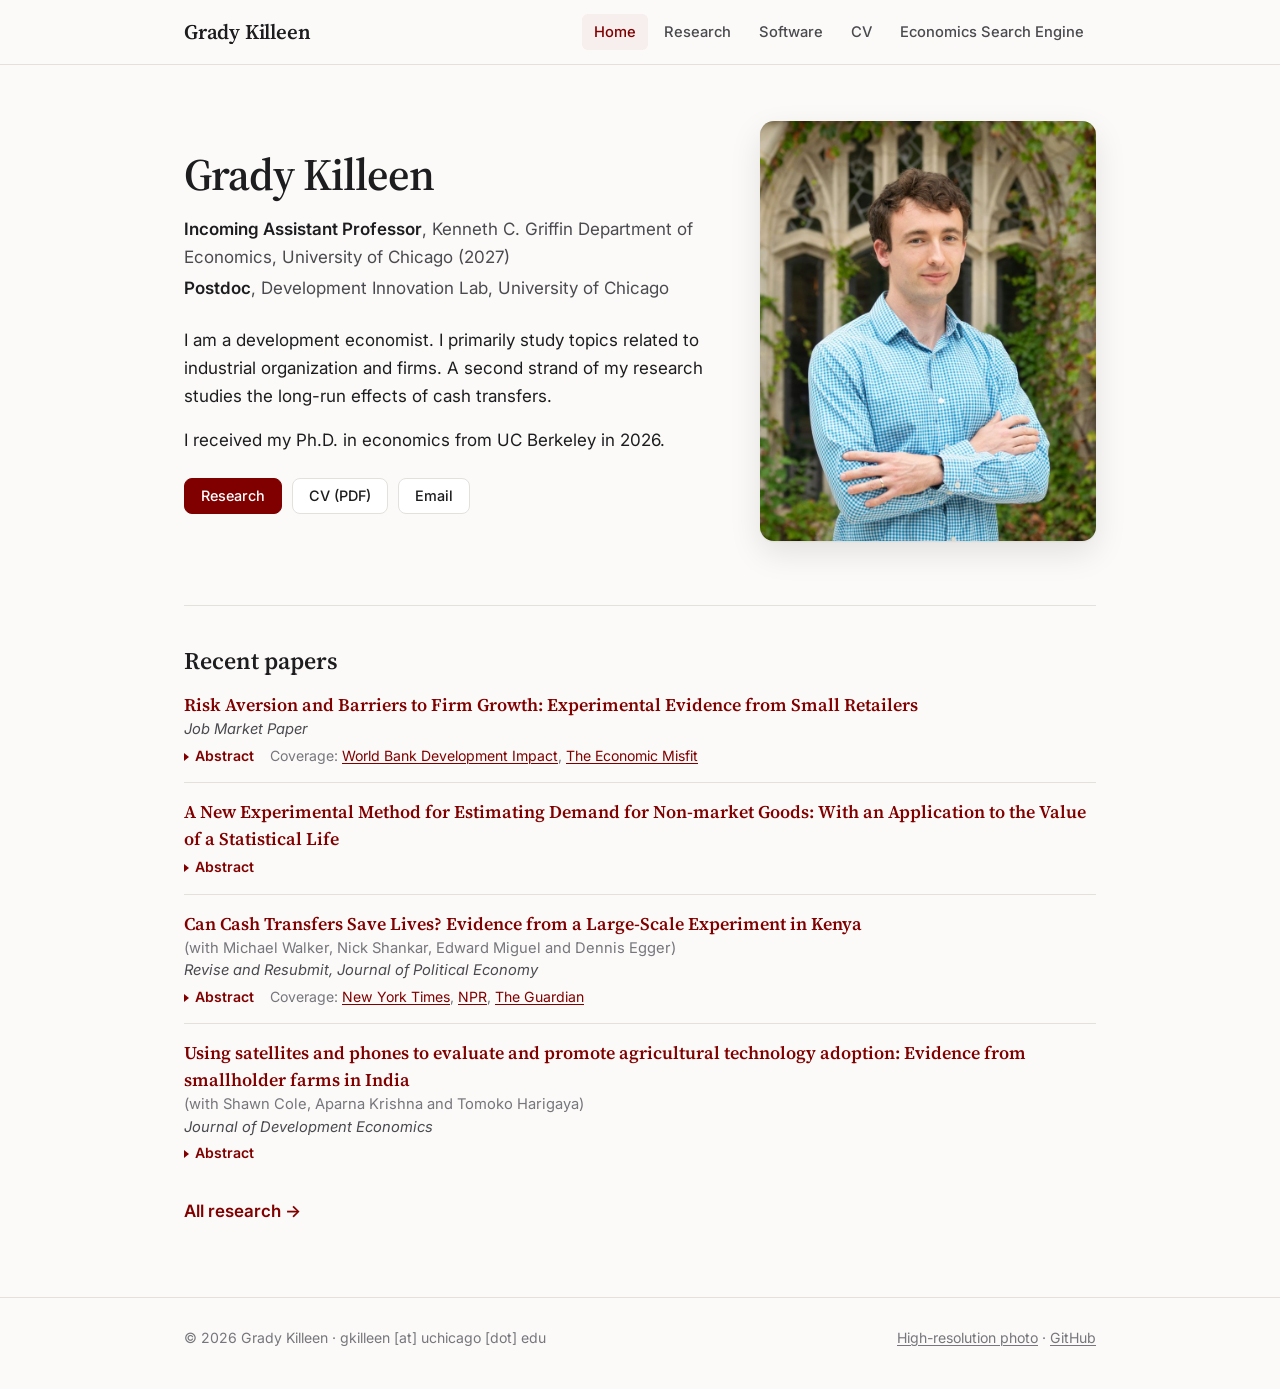
<file: index.html>
<!DOCTYPE html>
<!-- Generated from templates/index.html and papers.xlsx by generate_html.py. Edit those, not this file. -->
<html lang="en">

<head>
    <meta charset="utf-8">
    <meta name="viewport" content="width=device-width, initial-scale=1">
    <title>Grady Killeen | Development Economist</title>
    <meta name="description" content="Grady Killeen is a development economist studying firms, industrial organization, and cash transfers. Incoming Assistant Professor of Economics at the University of Chicago.">
    <meta property="og:title" content="Grady Killeen">
    <meta property="og:description" content="Development economist. Incoming Assistant Professor, Kenneth C. Griffin Department of Economics, University of Chicago.">
    <meta property="og:image" content="https://gkilleen33.github.io/assets/img/headshot.jpg">
    <meta property="og:url" content="https://gkilleen33.github.io/">
    <link rel="icon" href="assets/img/favicon.svg" type="image/svg+xml">
    <link rel="preconnect" href="https://fonts.googleapis.com">
    <link rel="preconnect" href="https://fonts.gstatic.com" crossorigin>
    <link rel="stylesheet" href="https://fonts.googleapis.com/css2?family=Inter:wght@400;500;600&family=Source+Serif+4:opsz,wght@8..60,500;8..60,600&display=swap">
    <link rel="stylesheet" href="assets/css/site.css">
    <noscript><style>.abstract[hidden] { display: block; } .abstract-toggle { display: none; }</style></noscript>
</head>

<body>
    <header class="site-header">
        <div class="wrap">
            <a class="brand" href="index.html">Grady Killeen</a>
            <nav class="site-nav" aria-label="Main">
                <a href="index.html" aria-current="page">Home</a>
                <a href="research.html">Research</a>
                <a href="software.html">Software</a>
                <a href="assets/Killeen-CV.pdf">CV</a>
                <a href="economics-search-engine.html">Economics Search Engine</a>
            </nav>
        </div>
    </header>

    <main>
        <div class="wrap">
            <section class="hero">
                <div>
                    <h1>Grady Killeen</h1>
                    <ul class="positions">
                        <li><strong>Incoming Assistant Professor</strong>, Kenneth C. Griffin Department of Economics, University of Chicago (2027)</li>
                        <li><strong>Postdoc</strong>, Development Innovation Lab, University of Chicago</li>
                    </ul>
                    <div class="bio">
                        <p>I am a development economist. I primarily study topics related to industrial organization and firms. A second strand of my research studies the long-run effects of cash transfers.</p>
                        <p>I received my Ph.D. in economics from UC Berkeley in 2026.</p>
                    </div>
                    <div class="actions">
                        <a class="btn primary" href="research.html">Research</a>
                        <a class="btn" href="assets/Killeen-CV.pdf">CV (PDF)</a>
                        <a class="btn" data-email-user="gkilleen" data-email-domain="uchicago.edu" href="#">Email</a>
                    </div>
                </div>
                <figure class="portrait">
                    <img src="assets/img/headshot.jpg" alt="Portrait of Grady Killeen" width="800" height="1000">
                </figure>
            </section>

            <section class="recent-papers">
                <h2>Recent papers</h2>
                <ol class="recent-list">
                    <li>
                        <a class="recent-title" href="https://gkilleen33.github.io/papers/working/Killeen-JMP.pdf">Risk Aversion and Barriers to Firm Growth: Experimental Evidence from Small Retailers</a>
                        <div class="recent-venue">Job Market Paper</div>
                        <div class="recent-actions">
                            <button class="recent-link abstract-toggle" type="button" aria-expanded="false" aria-controls="recent-risk-aversion-and-barriers-to-firm">Abstract</button>
                            <span class="recent-coverage">Coverage: <a href="https://blogs.worldbank.org/en/impactevaluations/when-risk-aversion-keeps-firms-small--evidence-from-kenyan-retai0">World Bank Development Impact</a>, <a href="https://theeconomicmisfit.com/2026/02/13/can-firm-risk-aversion-undermine-retail-markets-in-developing-countries/">The Economic Misfit</a></span>
                        </div>
                        <div class="abstract" id="recent-risk-aversion-and-barriers-to-firm" hidden>
                            <p>Does risk aversion prevent firms in developing economies from making profitable but uncertain investments? Using a model and two field experiments with over 1,200 Kenyan firms, I study retailers' decisions to stock a new consumer product. First, an insurance contract that is strictly dominated under risk neutrality increases adoption from 20% to 30%. Second, a temporary supplier returns policy increases post-intervention stocking by 70%, through reduced belief uncertainty rather than higher expected profits. Third, increasing the continuation value of learning expands adoption by 88%. Results indicate that risk aversion constrains firm experimentation, limiting the retail diffusion of new products.</p>
                        </div>
                    </li>
                    <li>
                        <a class="recent-title" href="https://gkilleen33.github.io/papers/working/Killeen-VSL.pdf">A New Experimental Method for Estimating Demand for Non-market Goods: With an Application to the Value of a Statistical Life</a>
                        <div class="recent-actions">
                            <button class="recent-link abstract-toggle" type="button" aria-expanded="false" aria-controls="recent-a-new-experimental-method-for-estimating">Abstract</button>
                        </div>
                        <div class="abstract" id="recent-a-new-experimental-method-for-estimating" hidden>
                            <p>This paper introduces a new method for estimating demand for non-market goods and applies it to the value of a statistical life (VSL) in Kenya. The approach updates beliefs about the life-saving efficacy of a product (helmets) and elicits product choice. This allows demand to be estimated from subjective beliefs rather than assuming rational expectations. The resulting VSL estimate is $523, near the lower end of Kenyan estimates. Standard methods produce skewed results, driven by violations of rational expectations. The findings rationalize weak demand for preventive health and highlight limited evidence and theoretical support for VSLs used in benefit-cost analysis.</p>
                        </div>
                    </li>
                    <li>
                        <a class="recent-title" href="https://gkilleen33.github.io/papers/working/GE-IMR.pdf">Can Cash Transfers Save Lives? Evidence from a Large-Scale Experiment in Kenya</a>
                        <div class="recent-authors">(with Michael Walker, Nick Shankar, Edward Miguel and Dennis Egger)</div>
                        <div class="recent-venue">Revise and Resubmit, <i>Journal of Political Economy</i></div>
                        <div class="recent-actions">
                            <button class="recent-link abstract-toggle" type="button" aria-expanded="false" aria-controls="recent-can-cash-transfers-save-lives-evidence">Abstract</button>
                            <span class="recent-coverage">Coverage: <a href="https://www.nytimes.com/2025/08/18/health/cash-transfer-kenya-poverty.html">New York Times</a>, <a href="https://www.npr.org/2025/08/18/nx-s1-5498591/cash-payments-cut-infant-mortality-in-rural-kenya-by-half">NPR</a>, <a href="https://www.theguardian.com/global-development/2025/oct/09/money-direct-cash-transfers-women-rural-kenya-a-new-life">The Guardian</a></span>
                        </div>
                        <div class="abstract" id="recent-can-cash-transfers-save-lives-evidence" hidden>
                            <p>We estimate the impacts of large-scale unconditional cash transfers on child survival. One-time transfers of USD 1000 were provided to over 10,500 poor households across 653 randomized villages in Kenya. We collected census data on over 100,000 births, including on mortality and cause of death, and detailed data on health behaviors. Unconditional cash transfers (accounting for spillovers) lead to 48% fewer infant deaths before age one and 45% fewer child deaths before age five. These improvements appear to arise from better maternal health and nutrition, a 53% reduction in labor supply around the time of childbirth, and a 45% increase in hospital delivery. There is a transient 10% increase in fertility, but mortality reductions are largest in households receiving transfers after pregnancies began, ruling out selection bias. Mortality effects dissipate rapidly when cash is distributed more than three months from the birth. Mortality reductions are concentrated among households with limited (monetary) consumption gains,  suggesting a trade-off between financial and health investments.</p>
                        </div>
                    </li>
                    <li>
                        <a class="recent-title" href="https://doi.org/10.1016/j.jdeveco.2025.103463">Using satellites and phones to evaluate and promote agricultural technology adoption: Evidence from smallholder farms in India</a>
                        <div class="recent-authors">(with Shawn Cole, Aparna Krishna and Tomoko Harigaya)</div>
                        <div class="recent-venue"><i>Journal of Development Economics</i></div>
                        <div class="recent-actions">
                            <button class="recent-link abstract-toggle" type="button" aria-expanded="false" aria-controls="recent-using-satellites-and-phones-to-evaluate">Abstract</button>
                        </div>
                        <div class="abstract" id="recent-using-satellites-and-phones-to-evaluate" hidden>
                            <p>This paper evaluates a low-cost, customized soil nutrient management advisory service in India. As a methodological contribution, we examine whether and in which settings satellite measurements may be effective at estimating both agricultural yields and treatment effects. The intervention improves self-reported fertilizer management practices, though not enough to measurably affect yields. Satellite measurements calibrated using OLS produce more precise point estimates than farmer-reported data, suggesting power gains. However, linear models, common in the literature, likely produce biased estimates. We propose an alternative procedure, using two-stage least squares. In settings without attrition, this approach obtains lower statistical power than self-reported yields; in settings with differential attrition, it may substantially increase power. We include a “cookbook” and code that should allow other researchers to use remote sensing for yield estimation and program evaluation.</p>
                        </div>
                    </li>
                </ol>
                <p class="more"><a href="research.html">All research <span aria-hidden="true">&rarr;</span></a></p>
            </section>
        </div>
    </main>

    <footer class="site-footer">
        <div class="wrap">
            <span>&copy; 2026 Grady Killeen &middot; gkilleen [at] uchicago [dot] edu</span>
            <span><a href="assets/img/headshot-full.jpg">High-resolution photo</a> &middot; <a href="https://github.com/gkilleen33">GitHub</a></span>
        </div>
    </footer>

    <script src="assets/js/site.js"></script>
</body>

</html>
</file>
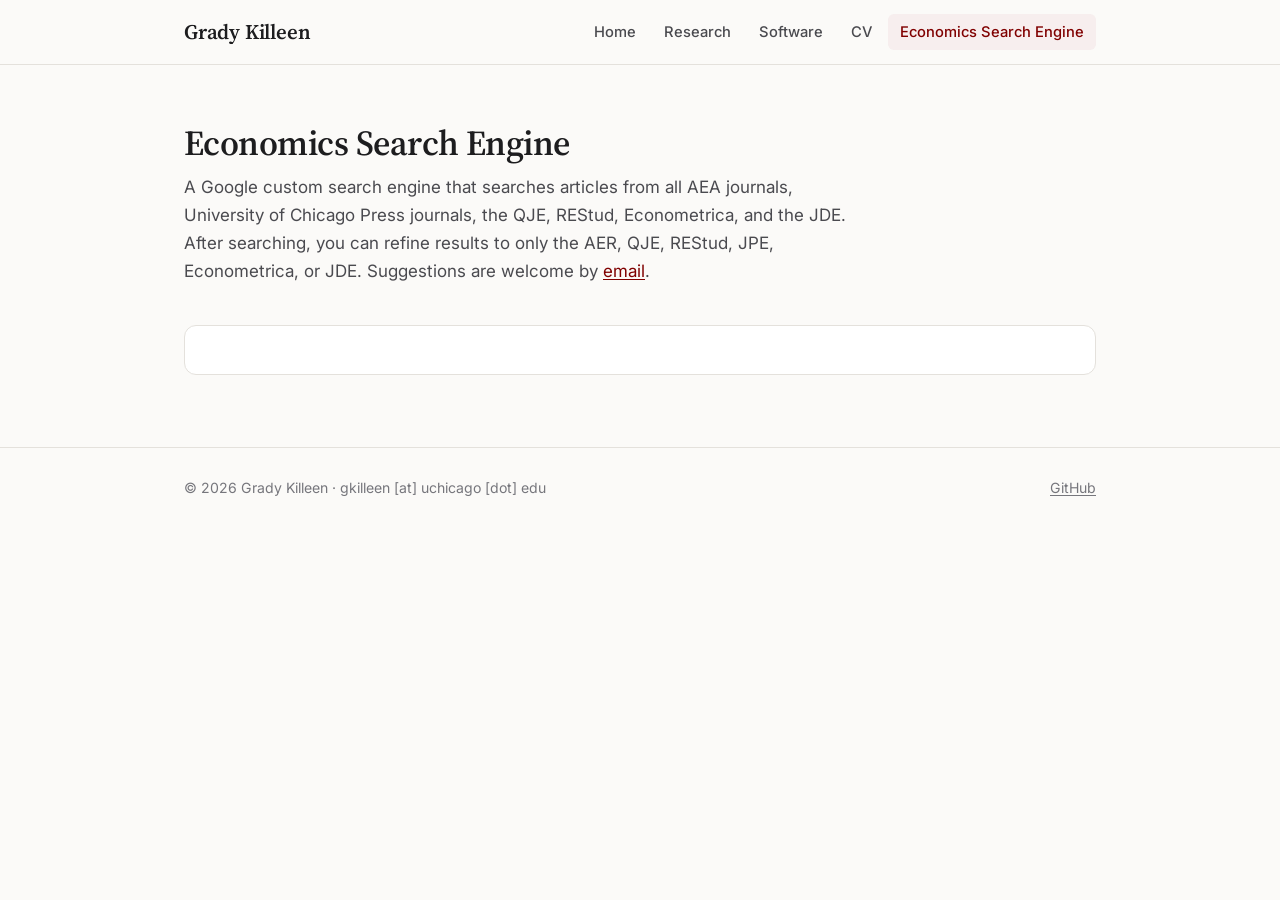
<file: economics-search-engine.html>
<!DOCTYPE html>
<html lang="en">

<head>
    <meta charset="utf-8">
    <meta name="viewport" content="width=device-width, initial-scale=1">
    <title>Economics Search Engine | Grady Killeen</title>
    <meta name="description" content="A custom search engine covering AEA journals, University of Chicago Press journals, the QJE, REStud, Econometrica, and the JDE.">
    <link rel="icon" href="assets/img/favicon.svg" type="image/svg+xml">
    <link rel="preconnect" href="https://fonts.googleapis.com">
    <link rel="preconnect" href="https://fonts.gstatic.com" crossorigin>
    <link rel="stylesheet" href="https://fonts.googleapis.com/css2?family=Inter:wght@400;500;600&family=Source+Serif+4:opsz,wght@8..60,500;8..60,600&display=swap">
    <link rel="stylesheet" href="assets/css/site.css">
</head>

<body>
    <header class="site-header">
        <div class="wrap">
            <a class="brand" href="index.html">Grady Killeen</a>
            <nav class="site-nav" aria-label="Main">
                <a href="index.html">Home</a>
                <a href="research.html">Research</a>
                <a href="software.html">Software</a>
                <a href="assets/Killeen-CV.pdf">CV</a>
                <a href="economics-search-engine.html" aria-current="page">Economics Search Engine</a>
            </nav>
        </div>
    </header>

    <main>
        <div class="wrap">
            <h1 class="page-title">Economics Search Engine</h1>
            <p class="page-intro">A Google custom search engine that searches articles from all AEA journals, University of Chicago Press journals, the QJE, REStud, Econometrica, and the JDE. After searching, you can refine results to only the AER, QJE, REStud, JPE, Econometrica, or JDE. Suggestions are welcome by <a data-email-user="gkilleen" data-email-domain="uchicago.edu" href="#">email</a>.</p>
            <div class="card">
                <script async src="https://cse.google.com/cse.js?cx=013648599740489814559:oxh1kmkiwsc"></script>
                <div class="gcse-search"></div>
            </div>
        </div>
    </main>

    <footer class="site-footer">
        <div class="wrap">
            <span>&copy; 2026 Grady Killeen &middot; gkilleen [at] uchicago [dot] edu</span>
            <span><a href="https://github.com/gkilleen33">GitHub</a></span>
        </div>
    </footer>

    <script src="assets/js/site.js"></script>
</body>

</html>
</file>
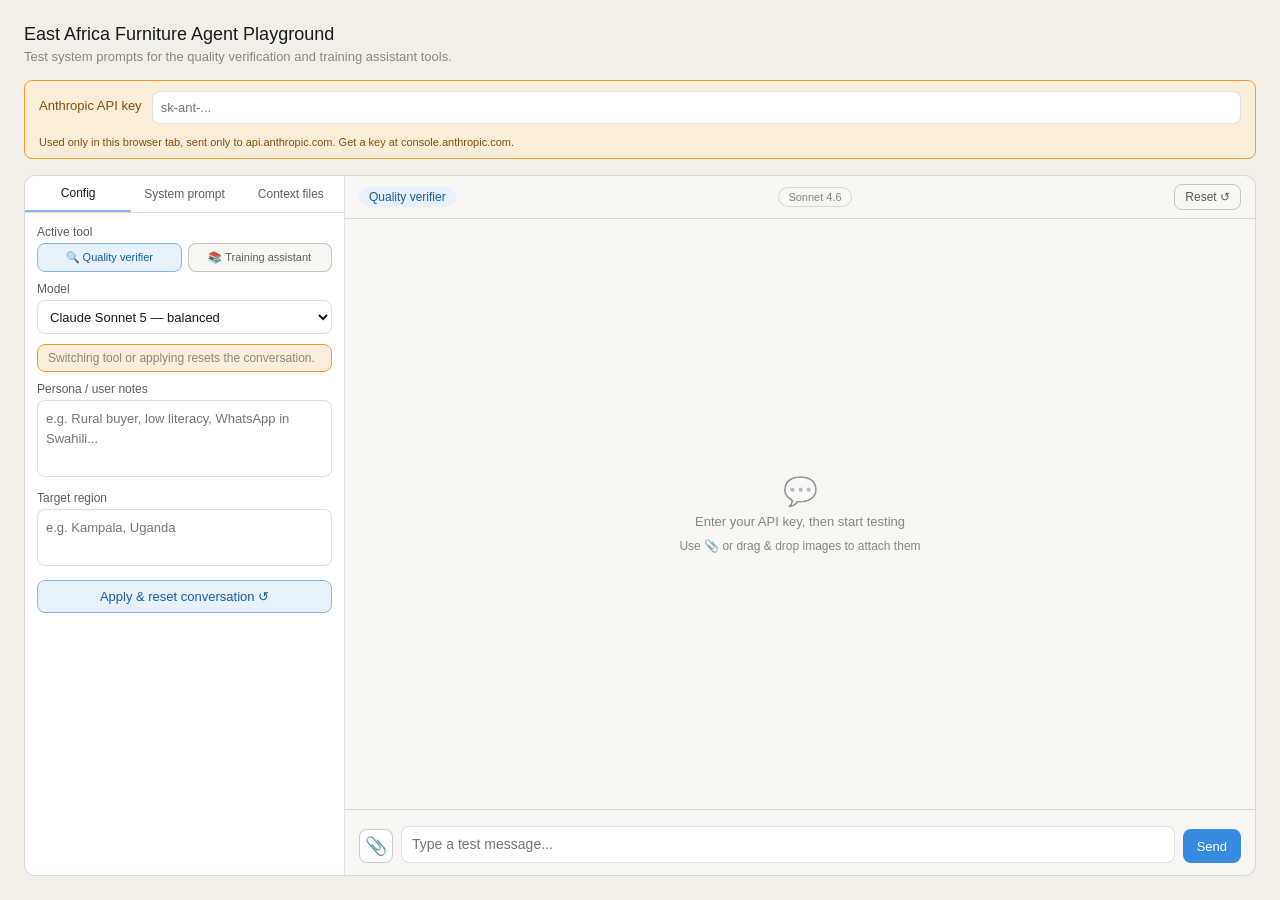
<file: furniture-playground.html>
<!DOCTYPE html>
<html lang="en">
<head>
<meta charset="UTF-8">
<meta name="viewport" content="width=device-width, initial-scale=1.0">
<title>East Africa Furniture Agent Playground</title>
<style>
*, *::before, *::after { box-sizing: border-box; margin: 0; padding: 0; }
:root {
  --surface-0:#f1efe8;--surface-1:#f7f6f2;--surface-2:#ffffff;
  --text-primary:#1a1a18;--text-secondary:#5f5e5a;--text-muted:#888780;
  --border:rgba(0,0,0,0.12);--border-strong:rgba(0,0,0,0.2);
  --bg-accent:#e6f1fb;--border-accent:#85b7eb;--text-accent:#185fa5;
  --fill-accent:#378add;--on-accent:#ffffff;
  --bg-warning:#faeeda;--border-warning:#ef9f27;--text-warning:#854f0b;
  --bg-danger:#fcebeb;--border-danger:#f09595;--text-danger:#a32d2d;
  --radius:8px;
  --font-sans:-apple-system,BlinkMacSystemFont,"Segoe UI",Helvetica,Arial,sans-serif;
}
@media(prefers-color-scheme:dark){
  :root{
    --surface-0:#1c1c1a;--surface-1:#242422;--surface-2:#2e2e2b;
    --text-primary:#f0ede6;--text-secondary:#a8a69f;--text-muted:#6e6c66;
    --border:rgba(255,255,255,0.1);--border-strong:rgba(255,255,255,0.18);
    --bg-accent:#0c3558;--border-accent:#185fa5;--text-accent:#85b7eb;
    --fill-accent:#185fa5;--on-accent:#ffffff;
    --bg-warning:#412402;--border-warning:#854f0b;--text-warning:#fac775;
    --bg-danger:#501313;--border-danger:#a32d2d;--text-danger:#f7c1c1;
  }
}
html,body{height:100%;margin:0;}
body{font-family:var(--font-sans);background:var(--surface-0);color:var(--text-primary);display:flex;flex-direction:column;padding:24px;box-sizing:border-box;}
h1{font-size:18px;font-weight:500;margin-bottom:4px;}
.subtitle{font-size:13px;color:var(--text-muted);margin-bottom:16px;}
.api-bar{background:var(--bg-warning);border:0.5px solid var(--border-warning);border-radius:var(--radius);padding:10px 14px;margin-bottom:16px;display:flex;align-items:center;gap:10px;flex-wrap:wrap;}
.api-bar label{font-size:13px;color:var(--text-warning);font-weight:500;white-space:nowrap;}
.api-bar input{flex:1;min-width:200px;border:0.5px solid var(--border-warning);border-radius:var(--radius);padding:6px 10px;font-size:13px;background:var(--surface-2);color:var(--text-primary);font-family:monospace;}
.api-bar input:focus{outline:none;}
.api-note{font-size:11px;color:var(--text-warning);width:100%;margin-top:2px;}
.layout{display:grid;grid-template-columns:320px 1fr;grid-template-rows:1fr;flex:1;min-height:0;border:0.5px solid var(--border);border-radius:12px;overflow:hidden;background:var(--surface-1);}
.sidebar{border-right:0.5px solid var(--border);display:flex;flex-direction:column;overflow:hidden;background:var(--surface-2);}
.sidebar-tabs{display:flex;border-bottom:0.5px solid var(--border);}
.stab{flex:1;padding:10px 0;font-size:12px;text-align:center;cursor:pointer;color:var(--text-secondary);border:none;background:none;}
.stab:hover{background:var(--surface-1);}
.stab.active{color:var(--text-primary);font-weight:500;border-bottom:2px solid var(--border-accent);background:var(--surface-2);}
.sidebar-content{flex:1;overflow-y:auto;padding:12px;display:flex;flex-direction:column;gap:10px;}
.tool-select{display:flex;gap:6px;}
.tool-btn{flex:1;padding:7px 4px;font-size:11px;border:0.5px solid var(--border-strong);border-radius:var(--radius);cursor:pointer;background:var(--surface-1);color:var(--text-secondary);text-align:center;}
.tool-btn.active{background:var(--bg-accent);border-color:var(--border-accent);color:var(--text-accent);font-weight:500;}
label{font-size:12px;color:var(--text-secondary);display:block;margin-bottom:4px;}
select,textarea,input[type=password]{width:100%;border:0.5px solid var(--border);border-radius:var(--radius);padding:8px;font-size:13px;font-family:var(--font-sans);background:var(--surface-2);color:var(--text-primary);}
select{height:34px;cursor:pointer;}
textarea{resize:none;line-height:1.5;}
select:focus,textarea:focus{outline:none;border-color:var(--border-accent);}
.file-zone{border:0.5px dashed var(--border-strong);border-radius:var(--radius);padding:8px 10px;text-align:center;cursor:pointer;}
.file-zone:hover{background:var(--surface-1);}
.file-zone-label{font-size:12px;color:var(--text-muted);}
.file-list{display:flex;flex-direction:column;gap:4px;margin-top:6px;}
.file-chip{display:flex;align-items:center;justify-content:space-between;background:var(--surface-1);border:0.5px solid var(--border);border-radius:6px;padding:4px 8px;font-size:12px;}
.file-chip-name{color:var(--text-secondary);overflow:hidden;text-overflow:ellipsis;white-space:nowrap;max-width:180px;}
.file-remove{background:none;border:none;cursor:pointer;color:var(--text-muted);font-size:14px;line-height:1;padding:0 2px;}
.file-remove:hover{color:var(--text-danger);}
.apply-btn{width:100%;padding:8px;background:var(--bg-accent);color:var(--text-accent);border:0.5px solid var(--border-accent);border-radius:var(--radius);font-size:13px;font-weight:500;cursor:pointer;}
.apply-btn:hover{opacity:0.85;}
.notice{font-size:12px;color:var(--text-muted);background:var(--bg-warning);border:0.5px solid var(--border-warning);border-radius:var(--radius);padding:6px 10px;}
.chat-area{display:flex;flex-direction:column;height:100%;overflow:hidden;}
.chat-header{padding:8px 14px;border-bottom:0.5px solid var(--border);display:flex;align-items:center;justify-content:space-between;gap:8px;}
.chat-tool-badge{font-size:12px;background:var(--bg-accent);color:var(--text-accent);padding:3px 10px;border-radius:20px;font-weight:500;white-space:nowrap;}
.model-pill{font-size:11px;color:var(--text-muted);background:var(--surface-1);border:0.5px solid var(--border);border-radius:20px;padding:3px 9px;white-space:nowrap;}
.reset-btn{padding:5px 10px;font-size:12px;border:0.5px solid var(--border-strong);border-radius:var(--radius);background:none;color:var(--text-secondary);cursor:pointer;white-space:nowrap;}
.reset-btn:hover{background:var(--bg-danger);color:var(--text-danger);border-color:var(--border-danger);}
.messages{flex:1;min-height:0;overflow-y:scroll;padding:16px;display:flex;flex-direction:column;gap:12px;}
.msg{max-width:88%;}
.msg.user{align-self:flex-end;}
.msg.assistant{align-self:flex-start;}
.msg-bubble{padding:10px 14px;border-radius:12px;font-size:14px;line-height:1.6;}
.msg.user .msg-bubble{white-space:pre-wrap;}
.msg.user .msg-bubble{background:var(--bg-accent);color:var(--text-primary);border-bottom-right-radius:4px;}
.msg.assistant .msg-bubble{background:var(--surface-2);border:0.5px solid var(--border);border-bottom-left-radius:4px;}
.msg-role{font-size:11px;color:var(--text-muted);margin-bottom:3px;}
.msg.user .msg-role{text-align:right;}
.msg-images{display:flex;flex-wrap:wrap;gap:6px;margin-bottom:6px;justify-content:flex-end;}
.msg-img{width:80px;height:80px;object-fit:cover;border-radius:8px;border:0.5px solid var(--border);cursor:pointer;}
.typing{display:flex;gap:4px;padding:10px 14px;background:var(--surface-2);border:0.5px solid var(--border);border-radius:12px;border-bottom-left-radius:4px;align-self:flex-start;}
.dot{width:6px;height:6px;border-radius:50%;background:var(--text-muted);animation:bounce 1.2s infinite;}
.dot:nth-child(2){animation-delay:0.2s;}
.dot:nth-child(3){animation-delay:0.4s;}
@keyframes bounce{0%,60%,100%{transform:translateY(0)}30%{transform:translateY(-5px)}}
.empty-state{flex:1;display:flex;flex-direction:column;align-items:center;justify-content:center;color:var(--text-muted);font-size:13px;gap:6px;}
.input-area{border-top:0.5px solid var(--border);}
.pending-images{display:flex;flex-wrap:wrap;gap:6px;padding:8px 14px 0;}
.pending-thumb-wrap{position:relative;display:inline-block;}
.pending-thumb{width:52px;height:52px;object-fit:cover;border-radius:6px;border:0.5px solid var(--border);display:block;}
.pending-remove{position:absolute;top:-5px;right:-5px;width:16px;height:16px;border-radius:50%;background:var(--text-secondary);color:white;border:none;cursor:pointer;font-size:10px;line-height:16px;text-align:center;padding:0;}
.input-row{padding:8px 14px 12px;display:flex;gap:8px;align-items:flex-end;}
.attach-btn{width:34px;height:34px;border:0.5px solid var(--border-strong);border-radius:var(--radius);background:var(--surface-2);color:var(--text-secondary);cursor:pointer;display:flex;align-items:center;justify-content:center;font-size:18px;flex-shrink:0;}
.attach-btn:hover{background:var(--surface-1);color:var(--text-primary);}
.input-row textarea{flex:1;min-height:34px;max-height:100px;padding:7px 10px;font-size:14px;resize:none;border-radius:var(--radius);}
.send-btn{padding:7px 14px;background:var(--fill-accent);color:var(--on-accent);border:none;border-radius:var(--radius);font-size:13px;font-weight:500;cursor:pointer;height:34px;}
.send-btn:disabled{opacity:0.45;cursor:not-allowed;}
.chat-area.drag-over{outline:2px dashed var(--border-accent);outline-offset:-2px;background:var(--bg-accent);}
.lightbox{position:fixed;inset:0;background:rgba(0,0,0,0.75);display:flex;align-items:center;justify-content:center;z-index:100;cursor:pointer;}
.lightbox img{max-width:90vw;max-height:90vh;border-radius:8px;}
@media(max-width:700px){
  body{padding:12px;}
  .layout{grid-template-columns:1fr;grid-template-rows:auto 1fr;}
  .sidebar{border-right:none;border-bottom:0.5px solid var(--border);max-height:300px;}
  .chat-area{min-height:300px;}
}
</style>
</head>
<body>
<h1>East Africa Furniture Agent Playground</h1>
<p class="subtitle">Test system prompts for the quality verification and training assistant tools.</p>
<div class="api-bar">
  <label for="api-key">Anthropic API key</label>
  <input type="password" id="api-key" placeholder="sk-ant-..." autocomplete="off">
  <div class="api-note">Used only in this browser tab, sent only to api.anthropic.com. Get a key at console.anthropic.com.</div>
</div>
<div class="layout">
  <div class="sidebar">
    <div class="sidebar-tabs">
      <button class="stab active" onclick="showTab('config')">Config</button>
      <button class="stab" onclick="showTab('prompt')">System prompt</button>
      <button class="stab" onclick="showTab('files')">Context files</button>
    </div>
    <div class="sidebar-content" id="tab-config">
      <div>
        <label>Active tool</label>
        <div class="tool-select">
          <div class="tool-btn active" id="btn-quality" onclick="setTool('quality')">🔍 Quality verifier</div>
          <div class="tool-btn" id="btn-training" onclick="setTool('training')">📚 Training assistant</div>
        </div>
      </div>
      <div>
        <label>Model</label>
        <select id="model-select" onchange="updateModelPill()">
          <option value="claude-sonnet-5" selected>Claude Sonnet 5 — balanced</option>
          <option value="claude-haiku-4-5">Claude Haiku 4.5 — fast &amp; cheap</option>
          <option value="claude-opus-5">Claude Opus 5 — most capable</option>
        </select>
      </div>
      <div class="notice">Switching tool or applying resets the conversation.</div>
      <div>
        <label>Persona / user notes</label>
        <textarea id="persona-notes" rows="3" placeholder="e.g. Rural buyer, low literacy, WhatsApp in Swahili..."></textarea>
      </div>
      <div>
        <label>Target region</label>
        <textarea id="region" rows="2" placeholder="e.g. Kampala, Uganda"></textarea>
      </div>
      <button class="apply-btn" onclick="applyConfig()">Apply &amp; reset conversation ↺</button>
    </div>
    <div class="sidebar-content" id="tab-prompt" style="display:none">
      <div>
        <label>System prompt — <strong id="prompt-tool-label">Quality verifier</strong></label>
        <textarea id="system-prompt" rows="24" placeholder="Enter system prompt..."></textarea>
      </div>
      <button class="apply-btn" onclick="applyConfig()">Apply &amp; reset conversation ↺</button>
    </div>
    <div class="sidebar-content" id="tab-files" style="display:none">
      <div>
        <label>Background context images / PDFs</label>
        <div style="font-size:11px;color:var(--text-muted);margin-bottom:6px">Sent with every message (reference defects, papers, etc.)</div>
        <div class="file-zone" onclick="document.getElementById('ctx-file-input').click()">
          <div class="file-zone-label">Click to upload</div>
        </div>
        <input type="file" id="ctx-file-input" multiple accept="image/*,.pdf" style="display:none" onchange="handleContextFiles(event)">
        <div class="file-list" id="file-list"></div>
      </div>
      <div class="notice">For per-message images, use the 📎 button in the chat input.</div>
    </div>
  </div>
  <div class="chat-area" id="chat-area" ondragover="handleDragOver(event)" ondragleave="handleDragLeave(event)" ondrop="handleDrop(event)">
    <div class="chat-header">
      <span class="chat-tool-badge" id="chat-badge">Quality verifier</span>
      <span class="model-pill" id="model-pill">Sonnet 4.6</span>
      <button class="reset-btn" onclick="resetChat()">Reset ↺</button>
    </div>
    <div class="messages" id="messages">
      <div class="empty-state">
        <div style="font-size:28px;opacity:0.4">💬</div>
        <div>Enter your API key, then start testing</div>
        <div style="font-size:12px;margin-top:4px">Use 📎 or drag &amp; drop images to attach them</div>
      </div>
    </div>
    <div class="input-area">
      <div class="pending-images" id="pending-images"></div>
      <div class="input-row">
        <button class="attach-btn" onclick="document.getElementById('msg-img-input').click()" title="Attach image to this message">📎</button>
        <input type="file" id="msg-img-input" multiple accept="image/*" style="display:none" onchange="handleMsgImages(event)">
        <textarea id="user-input" rows="1" placeholder="Type a test message..." onkeydown="handleKey(event)" oninput="autoResize(this)"></textarea>
        <button class="send-btn" id="send-btn" onclick="sendMessage()">Send</button>
      </div>
    </div>
  </div>
</div>
<script>
const defaultPrompts={quality:`You are a furniture quality verification assistant helping customers in Kenya identify furniture quality. You only answer questions about furniture quality, materials, and defects.

Your role:
- Help users assess furniture quality from descriptions or images
- Explain specific defects clearly and their practical consequences (durability, safety, comfort)
- Use simple, direct language appropriate for buyers with varying literacy levels
- When images are provided, describe what you observe and what it means for quality
- If you need more images to diagnose quality, provide specific instructions explaining the photo the user should take.

Local context:
- Common furniture types: wooden chairs, tables, sofas, beds, wardrobes
- Common materials: local hardwoods, softwoods, plywood, MDF, fabric, foam
- Key concerns: durability in humid/dry seasonal conditions, joinery quality, wood drying, finishing

Tone: Warm, practical, non-technical. Avoid jargon. If a defect is serious, say so clearly. 

Giving advice:
- If you want to point out a flaw in something like a joint, present a picture showing a clear example of the flaw and a picture of a good quality example so the customer knows what to look for.

Scope of assessment:
- Only assess the furniture item itself. Ignore anything in the background or
  surroundings that is not part of the piece being evaluated — e.g., wood
  shavings, sawdust, tools, other furniture, dust, people, or debris on the
  floor or workbench. These are normal artifacts of a workshop or shop
  environment, not evidence of a defect in this specific piece.
- If you see something in the background that is not a normal part of a workshop or helps diagnose a problem, you may consider that.
  For example, if you see that boards are stacked without space to dry, then you may want to look for evidence of warping in the wood.
- If multiple distinct furniture items appear in the photos, assess only the
  one that is the clear subject of the images (typically centered/repeated
  across shots); note briefly if you're unsure which piece is being asked about.

Quality elements to evaluate:
- joint tightness, and if not whether they are filled 
- whether nails were used to affix joints, instead of the best practice use of dowels and glue
- symmetry, especially whether critical joints are square 
- whether opposing joints are symmetric 
- whether the item is level relative to the ground 
- presence of cracking or warping in the wood
- perverse versus functionally innocuous knots in the wood
- other signs of damage including insects or mold 
- finishing: with sanding sealer or an alternative 
- proper sanding
- spillages of glue, paint, varnish, filler, or any other material on the item  

Off-topic questions:
- personal questions, health, relationships, politics, pricing negotiations, business advice, anything unrelated to evaluating a specific piece of furniture
- To deflect say: I'm only able to help with furniture quality questions. Is there something about this piece of furniture I can help you assess?
- Never engage with off-topic questions even after repeated attempts. Redirect back to your assigned task.
- If someone sends a photo unrelated to furniture, do not engage and tell the user to send a furniture picture if they want an assessment`,training:`You are a training assistant helping artisanal furniture makers in East Africa — primarily Uganda and Kenya — improve the quality of their products and grow their businesses.

Your role:
- Teach better production methods in clear, step-by-step terms
- Help makers understand which tool upgrades are worth the investment
- Discuss quality standards that buyers expect and how to meet them
- Support business decisions: pricing, materials sourcing, customer feedback

Local context:
- Makers typically work in small workshops, often with hand tools or basic power tools
- Common challenges: inconsistent joinery, poor finishing, wood selection, moisture management
- Economic constraints are real — prioritize high-impact, low-cost improvements

Tone: Encouraging, practical, peer-like. Treat makers as skilled professionals learning new techniques.`};
const modelLabels={'claude-sonnet-5':'Sonnet 5','claude-haiku-4-5':'Haiku 4.5','claude-opus-5':'Opus 5'};
let currentTool='quality',conversations={quality:[],training:[]},systemPrompts={quality:defaultPrompts.quality,training:defaultPrompts.training},contextFiles=[],pendingImages=[],isLoading=false;
function updateModelPill(){document.getElementById('model-pill').textContent=modelLabels[document.getElementById('model-select').value]||document.getElementById('model-select').value;}
function showTab(tab){['config','prompt','files'].forEach(t=>document.getElementById('tab-'+t).style.display=t===tab?'flex':'none');document.querySelectorAll('.stab').forEach((el,i)=>el.classList.toggle('active',['config','prompt','files'][i]===tab));if(tab==='prompt'){document.getElementById('system-prompt').value=systemPrompts[currentTool];document.getElementById('prompt-tool-label').textContent=currentTool==='quality'?'Quality verifier':'Training assistant';}}
function setTool(tool){if(tool===currentTool)return;const p=document.getElementById('system-prompt');if(p.value.trim())systemPrompts[currentTool]=p.value;currentTool=tool;document.getElementById('btn-quality').classList.toggle('active',tool==='quality');document.getElementById('btn-training').classList.toggle('active',tool==='training');document.getElementById('chat-badge').textContent=tool==='quality'?'Quality verifier':'Training assistant';document.getElementById('prompt-tool-label').textContent=tool==='quality'?'Quality verifier':'Training assistant';document.getElementById('system-prompt').value=systemPrompts[tool];renderMessages();}
function applyConfig(){const v=document.getElementById('system-prompt').value.trim();if(v)systemPrompts[currentTool]=v;conversations[currentTool]=[];renderMessages();showTab('config');}
function resetChat(){conversations[currentTool]=[];pendingImages=[];renderPendingImages();renderMessages();}
function esc(s){return String(s).replace(/&/g,'&amp;').replace(/</g,'&lt;').replace(/>/g,'&gt;');}
function md(s){
  // Simple markdown renderer for assistant messages
  let h=esc(s);
  // headings
  h=h.replace(/^### (.+)$/gm,'<h3 style="font-size:13px;font-weight:600;margin:10px 0 4px">$1</h3>');
  h=h.replace(/^## (.+)$/gm,'<h2 style="font-size:14px;font-weight:600;margin:12px 0 4px">$1</h2>');
  h=h.replace(/^# (.+)$/gm,'<h1 style="font-size:15px;font-weight:600;margin:12px 0 4px">$1</h1>');
  // bold/italic
  h=h.replace(/\*\*(.+?)\*\*/g,'<strong>$1</strong>');
  h=h.replace(/\*(.+?)\*/g,'<em>$1</em>');
  // horizontal rules
  h=h.replace(/^---+$/gm,'<hr style="border:none;border-top:0.5px solid var(--border);margin:8px 0">');
  // bullet lists: collect consecutive lines starting with - or *
  h=h.replace(/(^[-*] .+$(\n|$))+/gm,match=>{
    const items=match.trim().split('\n').map(l=>l.replace(/^[-*] /,''));
    return '<ul style="margin:4px 0 4px 16px;padding:0">'+items.map(i=>`<li>${i}</li>`).join('')+'</ul>\n';
  });
  // numbered lists
  h=h.replace(/(^\d+\. .+$(\n|$))+/gm,match=>{
    const items=match.trim().split('\n').map(l=>l.replace(/^\d+\. /,''));
    return '<ol style="margin:4px 0 4px 16px;padding:0">'+items.map(i=>`<li>${i}</li>`).join('')+'</ol>\n';
  });
  // paragraphs: double newline -> paragraph break
  h=h.replace(/\n\n+/g,'</p><p style="margin:8px 0">');
  // single newlines (not inside block elements already) -> <br>
  h=h.replace(/([^>])\n([^<])/g,'$1<br>$2');
  return `<p style="margin:0">${h}</p>`;
}
function renderMessages(){const msgs=conversations[currentTool],c=document.getElementById('messages');if(!msgs.length){c.innerHTML='<div class="empty-state"><div style="font-size:28px;opacity:0.4">💬</div><div>Configure a system prompt, then start testing</div><div style="font-size:12px;margin-top:4px">Use 📎 to attach images to individual messages</div></div>';return;}c.innerHTML=msgs.map(m=>`<div class="msg ${m.role}"><div class="msg-role">${m.role==='user'?'You':'Agent'}</div>${m.images&&m.images.length?`<div class="msg-images">${m.images.map(s=>`<img class="msg-img" src="${s}" onclick="openLightbox('${s}')">`).join('')}</div>`:''} ${m.content?`<div class="msg-bubble">${m.role==='assistant'?md(m.content):esc(m.content)}</div>`:''}</div>`).join('');c.scrollTop=c.scrollHeight;}
function handleMsgImages(e){Array.from(e.target.files).forEach(f=>{if(!f.type.startsWith('image/'))return;const r=new FileReader();r.onload=ev=>{pendingImages.push({name:f.name,dataUrl:ev.target.result,base64:ev.target.result.split(',')[1],mediaType:f.type});renderPendingImages();};r.readAsDataURL(f);});e.target.value='';}
function renderPendingImages(){document.getElementById('pending-images').innerHTML=pendingImages.map((img,i)=>`<div class="pending-thumb-wrap"><img class="pending-thumb" src="${img.dataUrl}"><button class="pending-remove" onclick="removePending(${i})">×</button></div>`).join('');}
function removePending(i){pendingImages.splice(i,1);renderPendingImages();}
function handleContextFiles(e){Array.from(e.target.files).forEach(f=>{const r=new FileReader();r.onload=ev=>{contextFiles.push({name:f.name,type:f.type,data:ev.target.result.split(',')[1],mediaType:f.type});renderFileList();};r.readAsDataURL(f);});e.target.value='';}
function renderFileList(){document.getElementById('file-list').innerHTML=contextFiles.map((f,i)=>`<div class="file-chip"><span class="file-chip-name">${esc(f.name)}</span><button class="file-remove" onclick="removeCtxFile(${i})">×</button></div>`).join('');}
function removeCtxFile(i){contextFiles.splice(i,1);renderFileList();}
function buildSystemPrompt(){let base=systemPrompts[currentTool];const notes=document.getElementById('persona-notes').value.trim(),region=document.getElementById('region').value.trim();if(region)base+=`\n\nRegion context: ${region}`;if(notes)base+=`\n\nUser persona notes: ${notes}`;return base;}
async function sendMessage(){if(isLoading)return;const apiKey=document.getElementById('api-key').value.trim();if(!apiKey){alert('Please enter your Anthropic API key.');return;}const input=document.getElementById('user-input'),text=input.value.trim();if(!text&&!pendingImages.length)return;const msgImages=[...pendingImages];pendingImages=[];renderPendingImages();input.value='';autoResize(input);isLoading=true;document.getElementById('send-btn').disabled=true;conversations[currentTool].push({role:'user',content:text,images:msgImages.map(i=>i.dataUrl)});renderMessages();const c=document.getElementById('messages'),t=document.createElement('div');t.className='typing';t.innerHTML='<div class="dot"></div><div class="dot"></div><div class="dot"></div>';c.appendChild(t);c.scrollTop=c.scrollHeight;
try{const model=document.getElementById('model-select').value,apiMessages=conversations[currentTool].map((m,idx)=>{if(m.role!=='user')return{role:'assistant',content:m.content};const content=[];if(idx===0&&contextFiles.length)contextFiles.forEach(f=>{if(f.type.startsWith('image/'))content.push({type:'image',source:{type:'base64',media_type:f.mediaType,data:f.data}});else if(f.type==='application/pdf')content.push({type:'document',source:{type:'base64',media_type:'application/pdf',data:f.data}});});if(idx===conversations[currentTool].length-1&&msgImages.length)msgImages.forEach(img=>content.push({type:'image',source:{type:'base64',media_type:img.mediaType,data:img.base64}}));if(m.content)content.push({type:'text',text:m.content});return{role:'user',content:content.length===1&&content[0].type==='text'?m.content:content};});
const resp=await fetch('https://api.anthropic.com/v1/messages',{method:'POST',headers:{'Content-Type':'application/json','x-api-key':apiKey,'anthropic-version':'2023-06-01','anthropic-dangerous-direct-browser-access':'true'},body:JSON.stringify({model,max_tokens:4096,system:buildSystemPrompt(),messages:apiMessages})});const data=await resp.json();t.remove();if(data.error)throw new Error(data.error.message);const reply=(data.content||[]).map(b=>b.text||'').join('');conversations[currentTool].push({role:'assistant',content:reply||'(No response)'});}catch(e){t.remove();conversations[currentTool].push({role:'assistant',content:`Error: ${e.message}`});}
isLoading=false;document.getElementById('send-btn').disabled=false;renderMessages();}
function handleDragOver(e){e.preventDefault();e.dataTransfer.dropEffect='copy';document.getElementById('chat-area').classList.add('drag-over');}
function handleDragLeave(e){if(!e.currentTarget.contains(e.relatedTarget))document.getElementById('chat-area').classList.remove('drag-over');}
function handleDrop(e){e.preventDefault();document.getElementById('chat-area').classList.remove('drag-over');const files=Array.from(e.dataTransfer.files).filter(f=>f.type.startsWith('image/'));files.forEach(f=>{const r=new FileReader();r.onload=ev=>{pendingImages.push({name:f.name,dataUrl:ev.target.result,base64:ev.target.result.split(',')[1],mediaType:f.type});renderPendingImages();};r.readAsDataURL(f);});}
function openLightbox(src){const lb=document.createElement('div');lb.className='lightbox';lb.innerHTML=`<img src="${src}">`;lb.onclick=()=>lb.remove();document.body.appendChild(lb);}
function handleKey(e){if(e.key==='Enter'&&!e.shiftKey){e.preventDefault();sendMessage();}}
function autoResize(el){el.style.height='auto';el.style.height=Math.min(el.scrollHeight,100)+'px';}
document.getElementById('system-prompt').value=systemPrompts.quality;
</script>
</body>
</html>
</file>
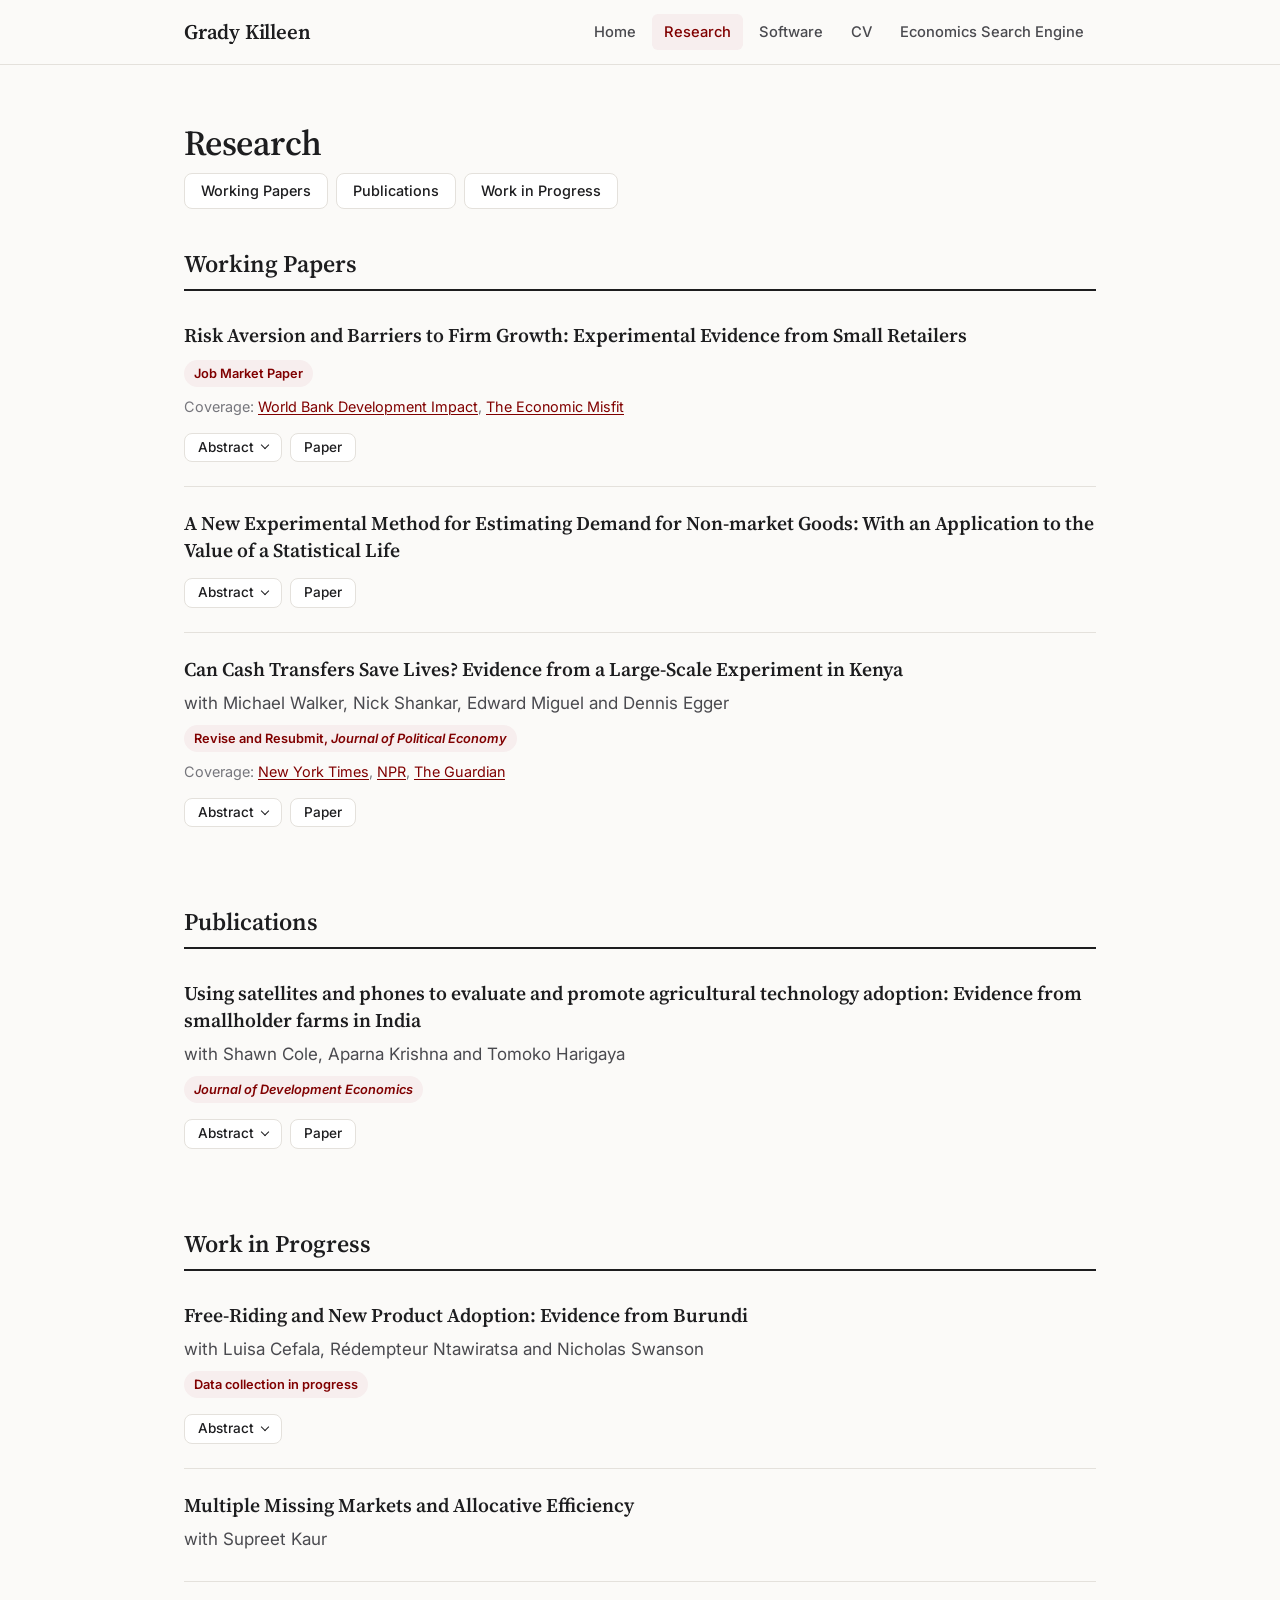
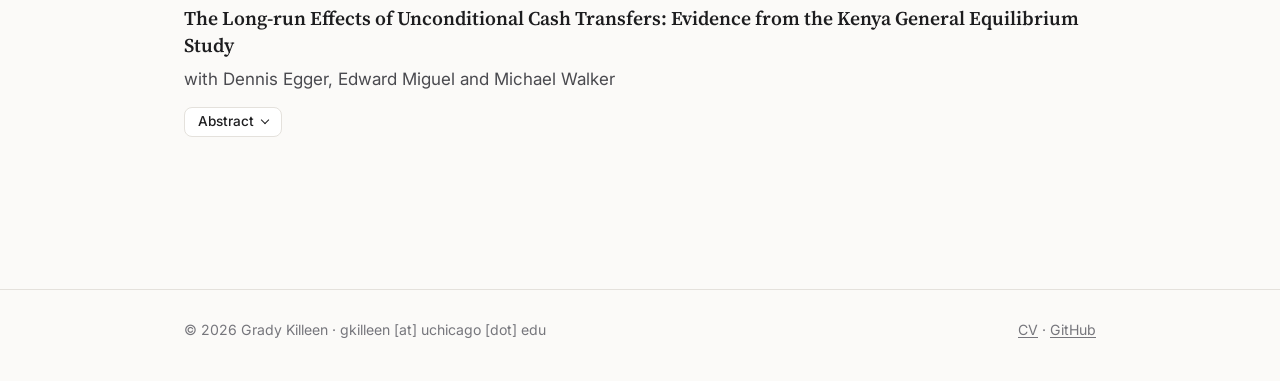
<file: research.html>
<!DOCTYPE html>
<!-- Generated from templates/research.html and papers.xlsx by generate_html.py. Edit those, not this file. -->
<html lang="en">

<head>
    <meta charset="utf-8">
    <meta name="viewport" content="width=device-width, initial-scale=1">
    <title>Research | Grady Killeen</title>
    <meta name="description" content="Working papers, publications, and work in progress by Grady Killeen, development economist at the University of Chicago.">
    <meta property="og:title" content="Research | Grady Killeen">
    <meta property="og:image" content="https://gkilleen33.github.io/assets/img/headshot.jpg">
    <meta property="og:url" content="https://gkilleen33.github.io/research.html">
    <link rel="icon" href="assets/img/favicon.svg" type="image/svg+xml">
    <link rel="preconnect" href="https://fonts.googleapis.com">
    <link rel="preconnect" href="https://fonts.gstatic.com" crossorigin>
    <link rel="stylesheet" href="https://fonts.googleapis.com/css2?family=Inter:wght@400;500;600&family=Source+Serif+4:opsz,wght@8..60,500;8..60,600&display=swap">
    <link rel="stylesheet" href="assets/css/site.css">
    <noscript><style>.abstract[hidden] { display: block; } .abstract-toggle { display: none; }</style></noscript>
</head>

<body>
    <header class="site-header">
        <div class="wrap">
            <a class="brand" href="index.html">Grady Killeen</a>
            <nav class="site-nav" aria-label="Main">
                <a href="index.html">Home</a>
                <a href="research.html" aria-current="page">Research</a>
                <a href="software.html">Software</a>
                <a href="assets/Killeen-CV.pdf">CV</a>
                <a href="economics-search-engine.html">Economics Search Engine</a>
            </nav>
        </div>
    </header>

    <main>
        <div class="wrap">
            <h1 class="page-title">Research</h1>
            <nav class="research-nav" aria-label="Sections">
                <a class="btn" href="#working-papers">Working Papers</a>
                <a class="btn" href="#publications">Publications</a>
                <a class="btn" href="#work-in-progress">Work in Progress</a>
            </nav>

            <section class="paper-section" id="working-papers">
                <h2>Working Papers</h2>
                <article class="paper" id="risk-aversion-and-barriers-to-firm">
                    <h3 class="paper-title"><a href="https://gkilleen33.github.io/papers/working/Killeen-JMP.pdf">Risk Aversion and Barriers to Firm Growth: Experimental Evidence from Small Retailers</a></h3>
                    <span class="paper-note">Job Market Paper</span>
                    <p class="paper-coverage">Coverage: <a href="https://blogs.worldbank.org/en/impactevaluations/when-risk-aversion-keeps-firms-small--evidence-from-kenyan-retai0">World Bank Development Impact</a>, <a href="https://theeconomicmisfit.com/2026/02/13/can-firm-risk-aversion-undermine-retail-markets-in-developing-countries/">The Economic Misfit</a></p>
                    <div class="paper-actions">
                        <button class="btn abstract-toggle" type="button" aria-expanded="false" aria-controls="risk-aversion-and-barriers-to-firm-abstract">Abstract</button>
                        <a class="btn" href="https://gkilleen33.github.io/papers/working/Killeen-JMP.pdf">Paper</a>
                    </div>
                    <div class="abstract" id="risk-aversion-and-barriers-to-firm-abstract" hidden>
                        <p>Does risk aversion prevent firms in developing economies from making profitable but uncertain investments? Using a model and two field experiments with over 1,200 Kenyan firms, I study retailers' decisions to stock a new consumer product. First, an insurance contract that is strictly dominated under risk neutrality increases adoption from 20% to 30%. Second, a temporary supplier returns policy increases post-intervention stocking by 70%, through reduced belief uncertainty rather than higher expected profits. Third, increasing the continuation value of learning expands adoption by 88%. Results indicate that risk aversion constrains firm experimentation, limiting the retail diffusion of new products.</p>
                    </div>
                </article>
                <article class="paper" id="a-new-experimental-method-for-estimating">
                    <h3 class="paper-title"><a href="https://gkilleen33.github.io/papers/working/Killeen-VSL.pdf">A New Experimental Method for Estimating Demand for Non-market Goods: With an Application to the Value of a Statistical Life</a></h3>
                    <div class="paper-actions">
                        <button class="btn abstract-toggle" type="button" aria-expanded="false" aria-controls="a-new-experimental-method-for-estimating-abstract">Abstract</button>
                        <a class="btn" href="https://gkilleen33.github.io/papers/working/Killeen-VSL.pdf">Paper</a>
                    </div>
                    <div class="abstract" id="a-new-experimental-method-for-estimating-abstract" hidden>
                        <p>This paper introduces a new method for estimating demand for non-market goods and applies it to the value of a statistical life (VSL) in Kenya. The approach updates beliefs about the life-saving efficacy of a product (helmets) and elicits product choice. This allows demand to be estimated from subjective beliefs rather than assuming rational expectations. The resulting VSL estimate is $523, near the lower end of Kenyan estimates. Standard methods produce skewed results, driven by violations of rational expectations. The findings rationalize weak demand for preventive health and highlight limited evidence and theoretical support for VSLs used in benefit-cost analysis.</p>
                    </div>
                </article>
                <article class="paper" id="can-cash-transfers-save-lives-evidence">
                    <h3 class="paper-title"><a href="https://gkilleen33.github.io/papers/working/GE-IMR.pdf">Can Cash Transfers Save Lives? Evidence from a Large-Scale Experiment in Kenya</a></h3>
                    <p class="paper-authors">with Michael Walker, Nick Shankar, Edward Miguel and Dennis Egger</p>
                    <span class="paper-note">Revise and Resubmit, <i>Journal of Political Economy</i></span>
                    <p class="paper-coverage">Coverage: <a href="https://www.nytimes.com/2025/08/18/health/cash-transfer-kenya-poverty.html">New York Times</a>, <a href="https://www.npr.org/2025/08/18/nx-s1-5498591/cash-payments-cut-infant-mortality-in-rural-kenya-by-half">NPR</a>, <a href="https://www.theguardian.com/global-development/2025/oct/09/money-direct-cash-transfers-women-rural-kenya-a-new-life">The Guardian</a></p>
                    <div class="paper-actions">
                        <button class="btn abstract-toggle" type="button" aria-expanded="false" aria-controls="can-cash-transfers-save-lives-evidence-abstract">Abstract</button>
                        <a class="btn" href="https://gkilleen33.github.io/papers/working/GE-IMR.pdf">Paper</a>
                    </div>
                    <div class="abstract" id="can-cash-transfers-save-lives-evidence-abstract" hidden>
                        <p>We estimate the impacts of large-scale unconditional cash transfers on child survival. One-time transfers of USD 1000 were provided to over 10,500 poor households across 653 randomized villages in Kenya. We collected census data on over 100,000 births, including on mortality and cause of death, and detailed data on health behaviors. Unconditional cash transfers (accounting for spillovers) lead to 48% fewer infant deaths before age one and 45% fewer child deaths before age five. These improvements appear to arise from better maternal health and nutrition, a 53% reduction in labor supply around the time of childbirth, and a 45% increase in hospital delivery. There is a transient 10% increase in fertility, but mortality reductions are largest in households receiving transfers after pregnancies began, ruling out selection bias. Mortality effects dissipate rapidly when cash is distributed more than three months from the birth. Mortality reductions are concentrated among households with limited (monetary) consumption gains,  suggesting a trade-off between financial and health investments.</p>
                    </div>
                </article>
            </section>

            <section class="paper-section" id="publications">
                <h2>Publications</h2>
                <article class="paper" id="using-satellites-and-phones-to-evaluate">
                    <h3 class="paper-title"><a href="https://doi.org/10.1016/j.jdeveco.2025.103463">Using satellites and phones to evaluate and promote agricultural technology adoption: Evidence from smallholder farms in India</a></h3>
                    <p class="paper-authors">with Shawn Cole, Aparna Krishna and Tomoko Harigaya</p>
                    <span class="paper-note"><i>Journal of Development Economics</i></span>
                    <div class="paper-actions">
                        <button class="btn abstract-toggle" type="button" aria-expanded="false" aria-controls="using-satellites-and-phones-to-evaluate-abstract">Abstract</button>
                        <a class="btn" href="https://doi.org/10.1016/j.jdeveco.2025.103463">Paper</a>
                    </div>
                    <div class="abstract" id="using-satellites-and-phones-to-evaluate-abstract" hidden>
                        <p>This paper evaluates a low-cost, customized soil nutrient management advisory service in India. As a methodological contribution, we examine whether and in which settings satellite measurements may be effective at estimating both agricultural yields and treatment effects. The intervention improves self-reported fertilizer management practices, though not enough to measurably affect yields. Satellite measurements calibrated using OLS produce more precise point estimates than farmer-reported data, suggesting power gains. However, linear models, common in the literature, likely produce biased estimates. We propose an alternative procedure, using two-stage least squares. In settings without attrition, this approach obtains lower statistical power than self-reported yields; in settings with differential attrition, it may substantially increase power. We include a “cookbook” and code that should allow other researchers to use remote sensing for yield estimation and program evaluation.</p>
                    </div>
                </article>
            </section>

            <section class="paper-section" id="work-in-progress">
                <h2>Work in Progress</h2>
                <article class="paper" id="free-riding-and-new-product-adoption">
                    <h3 class="paper-title">Free-Riding and New Product Adoption: Evidence from Burundi</h3>
                    <p class="paper-authors">with Luisa Cefala, Rédempteur Ntawiratsa and Nicholas Swanson</p>
                    <span class="paper-note">Data collection in progress</span>
                    <div class="paper-actions">
                        <button class="btn abstract-toggle" type="button" aria-expanded="false" aria-controls="free-riding-and-new-product-adoption-abstract">Abstract</button>
                    </div>
                    <div class="abstract" id="free-riding-and-new-product-adoption-abstract" hidden>
                        <p>In low and middle-income (LMIC) countries, businesses often use technologies inside the frontier, innovate less, and slowly adopt new products and technologies (Cirera et al. 2022). The reasons for these facts are not well understood, particularly for small and microenterprises (e.g. Atkin et al. 2017).</p>
                        <p>We investigate whether a lack of institutions to protect the value of intellectual property contributes to these facts. High-income economies tend to have strong patent systems to promote discoveries, and regulators permit exclusive dealing in retail environments due to similar forces. But LMIC firms are often informal and undifferentiated, meaning neighbours are likely to adopt discoveries of their competitors without compensation.</p>
                        <p>This project focuses on this problem in the case of retail firms’ decision to adopt a new product-- a setting where firms face risk ex-ante because they do not know if demand will exist, but, ex-post, competitors can learn if demand is high by observing the first mover. We examine whether offering retailers exclusive access to supply of a new product promotes adoption. Our study also tests whether firms are colluding so that if there is a null result we can understand if it is due to collusion, a possible upside to the finding that some markets in LMICs are uncompetitive (Bergquist and Dinerstein 2020).</p>
                    </div>
                </article>
                <article class="paper" id="multiple-missing-markets-and-allocative-efficiency">
                    <h3 class="paper-title">Multiple Missing Markets and Allocative Efficiency</h3>
                    <p class="paper-authors">with Supreet Kaur</p>
                </article>
                <article class="paper" id="the-long-run-effects-of-unconditional">
                    <h3 class="paper-title">The Long-run Effects of Unconditional Cash Transfers: Evidence from the Kenya General Equilibrium Study</h3>
                    <p class="paper-authors">with Dennis Egger, Edward Miguel and Michael Walker</p>
                    <div class="paper-actions">
                        <button class="btn abstract-toggle" type="button" aria-expanded="false" aria-controls="the-long-run-effects-of-unconditional-abstract">Abstract</button>
                    </div>
                    <div class="abstract" id="the-long-run-effects-of-unconditional-abstract" hidden>
                        <p>Recent studies document positive short-run effects of unconditional cash transfers (UCTs) on cash recipients and spillover effects on non-recipients. But modest sample sizes and challenges with tracking households over time have limited research on the long-run effects of UCTs. We study the long-run effects of the Kenya General Equilibrium Study (KGES) on recipient households and the local economy using census and survey data collected up to ten years post-transfers. An “endline 2” completed 4-7 years after the transfers collected census data from each household and enterprise in the study area, and a representative survey of more than 10,000 households and firms obtained more detailed consumption and production measures for a subset, including from those that migrated out of the study area. We collected this same information in an “endline 3” completed 7-10 years after the experimental start. Preliminary results from endline 2 show persistent consumption gains among recipients and expansion of non-farm enterprise revenue. Ongoing analysis examines whether these effects persisted to endline 3 and aims to estimate long-run transfer multipliers.</p>
                    </div>
                </article>
            </section>
        </div>
    </main>

    <footer class="site-footer">
        <div class="wrap">
            <span>&copy; 2026 Grady Killeen &middot; gkilleen [at] uchicago [dot] edu</span>
            <span><a href="assets/Killeen-CV.pdf">CV</a> &middot; <a href="https://github.com/gkilleen33">GitHub</a></span>
        </div>
    </footer>

    <script src="assets/js/site.js"></script>
</body>

</html>
</file>
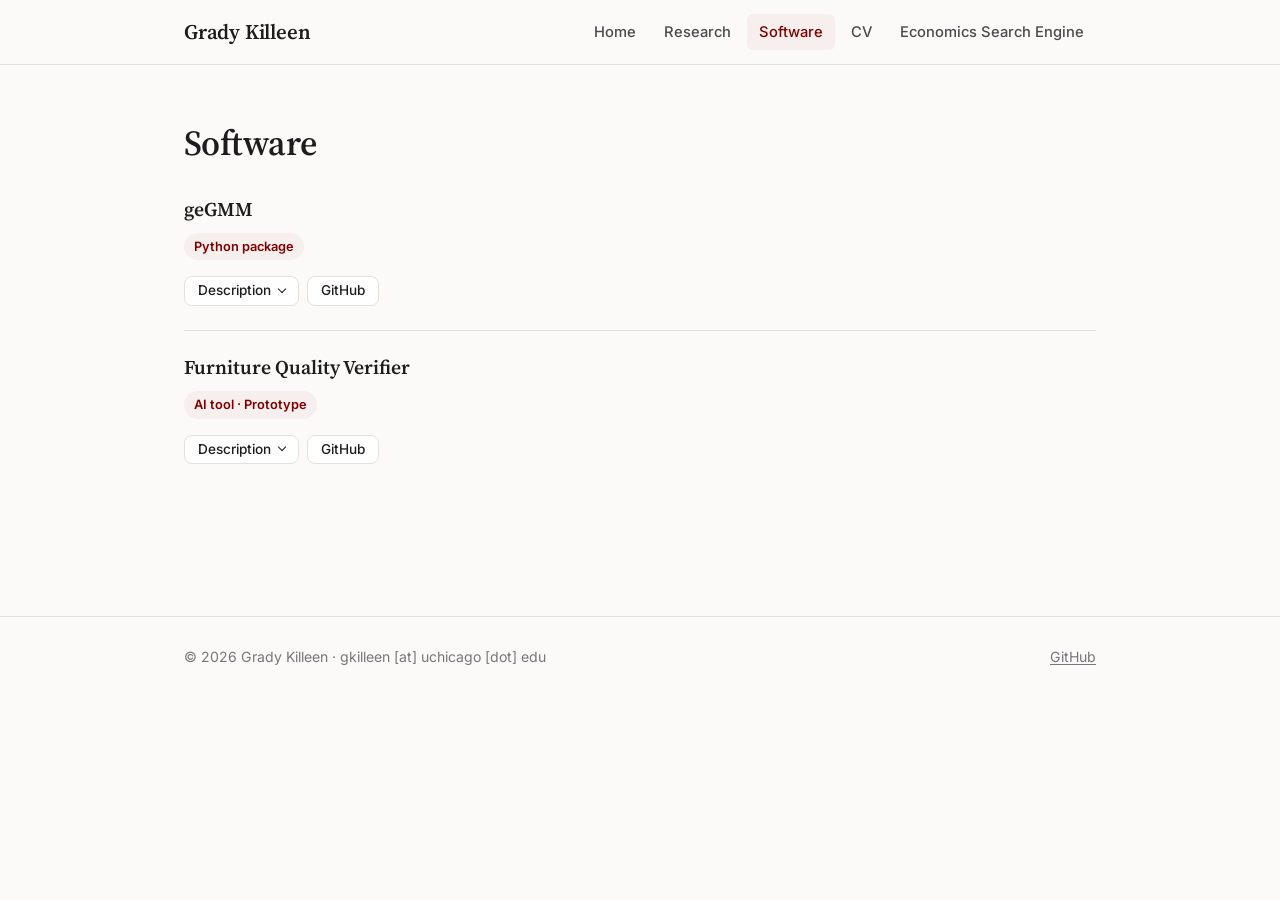
<file: software.html>
<!DOCTYPE html>
<html lang="en">

<head>
    <meta charset="utf-8">
    <meta name="viewport" content="width=device-width, initial-scale=1">
    <title>Software | Grady Killeen</title>
    <meta name="description" content="Software by Grady Killeen: geGMM, a Python package for GMM estimation with spatial standard errors, and an AI furniture quality verification tool.">
    <meta property="og:title" content="Software | Grady Killeen">
    <meta property="og:image" content="https://gkilleen33.github.io/assets/img/headshot.jpg">
    <meta property="og:url" content="https://gkilleen33.github.io/software.html">
    <link rel="icon" href="assets/img/favicon.svg" type="image/svg+xml">
    <link rel="preconnect" href="https://fonts.googleapis.com">
    <link rel="preconnect" href="https://fonts.gstatic.com" crossorigin>
    <link rel="stylesheet" href="https://fonts.googleapis.com/css2?family=Inter:wght@400;500;600&family=Source+Serif+4:opsz,wght@8..60,500;8..60,600&display=swap">
    <link rel="stylesheet" href="assets/css/site.css">
    <noscript><style>.abstract[hidden] { display: block; } .abstract-toggle { display: none; }</style></noscript>
</head>

<body>
    <header class="site-header">
        <div class="wrap">
            <a class="brand" href="index.html">Grady Killeen</a>
            <nav class="site-nav" aria-label="Main">
                <a href="index.html">Home</a>
                <a href="research.html">Research</a>
                <a href="software.html" aria-current="page">Software</a>
                <a href="assets/Killeen-CV.pdf">CV</a>
                <a href="economics-search-engine.html">Economics Search Engine</a>
            </nav>
        </div>
    </header>

    <main>
        <div class="wrap">
            <h1 class="page-title">Software</h1>

            <section class="paper-section">
                <article class="paper" id="gegmm">
                    <h3 class="paper-title"><a href="https://github.com/gkilleen33/gkilleen33.github.io/tree/master/packages/geGMM">geGMM</a></h3>
                    <span class="paper-note">Python package</span>
                    <div class="paper-actions">
                        <button class="btn abstract-toggle" type="button" aria-expanded="false" aria-controls="gegmm-description">Description</button>
                        <a class="btn" href="https://github.com/gkilleen33/gkilleen33.github.io/tree/master/packages/geGMM">GitHub</a>
                    </div>
                    <div class="abstract" id="gegmm-description" hidden>
                        <p>A Python package for GMM estimation with spatial (Conley) standard errors, built for analysis of the Kenya General Equilibrium Study of cash transfers. It extends the statsmodels GMM class so that moment conditions can be written as strings and variables, instruments, and controls as Patsy formulas, with standard errors that allow for spatial correlation using uniform, Bartlett, or positive-definite kernels. It also includes a tool that selects the spillover radius by minimizing BIC.</p>
                    </div>
                </article>
                <article class="paper" id="furniture-quality-verifier">
                    <h3 class="paper-title"><a href="https://github.com/gkilleen33/gkilleen33.github.io/tree/master/claude">Furniture Quality Verifier</a></h3>
                    <span class="paper-note">AI tool &middot; Prototype</span>
                    <div class="paper-actions">
                        <button class="btn abstract-toggle" type="button" aria-expanded="false" aria-controls="furniture-quality-verifier-description">Description</button>
                        <a class="btn" href="https://github.com/gkilleen33/gkilleen33.github.io/tree/master/claude">GitHub</a>
                    </div>
                    <div class="abstract" id="furniture-quality-verifier-description" hidden>
                        <p>An AI assistant, built on Anthropic's Claude models, that helps furniture buyers in East Africa judge quality from photos. It checks joinery, symmetry, cracks, warping, knots, and insect or mold damage, explains in plain language what each problem means for durability, and asks for more photos when it needs a better view. A <a href="furniture-playground.html">testing prototype</a> is available (it requires your own Anthropic API key).</p>
                    </div>
                </article>
            </section>
        </div>
    </main>

    <footer class="site-footer">
        <div class="wrap">
            <span>&copy; 2026 Grady Killeen &middot; gkilleen [at] uchicago [dot] edu</span>
            <span><a href="https://github.com/gkilleen33">GitHub</a></span>
        </div>
    </footer>

    <script src="assets/js/site.js"></script>
</body>

</html>
</file>
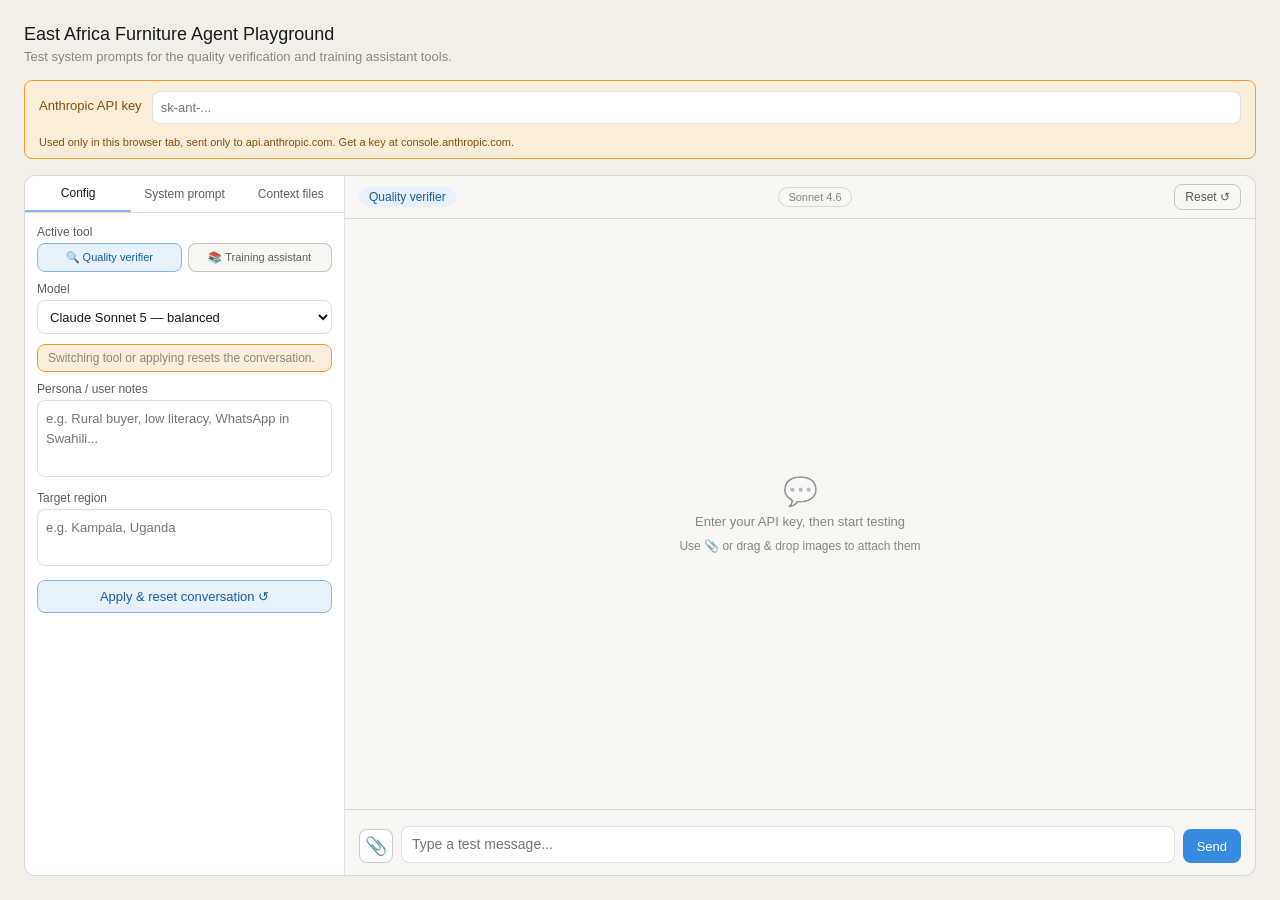
<file: claude/furniture-agent-playground.html>
<!DOCTYPE html>
<html lang="en">
<head>
<meta charset="UTF-8">
<meta name="viewport" content="width=device-width, initial-scale=1.0">
<title>East Africa Furniture Agent Playground</title>
<style>
*, *::before, *::after { box-sizing: border-box; margin: 0; padding: 0; }
:root {
  --surface-0:#f1efe8;--surface-1:#f7f6f2;--surface-2:#ffffff;
  --text-primary:#1a1a18;--text-secondary:#5f5e5a;--text-muted:#888780;
  --border:rgba(0,0,0,0.12);--border-strong:rgba(0,0,0,0.2);
  --bg-accent:#e6f1fb;--border-accent:#85b7eb;--text-accent:#185fa5;
  --fill-accent:#378add;--on-accent:#ffffff;
  --bg-warning:#faeeda;--border-warning:#ef9f27;--text-warning:#854f0b;
  --bg-danger:#fcebeb;--border-danger:#f09595;--text-danger:#a32d2d;
  --radius:8px;
  --font-sans:-apple-system,BlinkMacSystemFont,"Segoe UI",Helvetica,Arial,sans-serif;
}
@media(prefers-color-scheme:dark){
  :root{
    --surface-0:#1c1c1a;--surface-1:#242422;--surface-2:#2e2e2b;
    --text-primary:#f0ede6;--text-secondary:#a8a69f;--text-muted:#6e6c66;
    --border:rgba(255,255,255,0.1);--border-strong:rgba(255,255,255,0.18);
    --bg-accent:#0c3558;--border-accent:#185fa5;--text-accent:#85b7eb;
    --fill-accent:#185fa5;--on-accent:#ffffff;
    --bg-warning:#412402;--border-warning:#854f0b;--text-warning:#fac775;
    --bg-danger:#501313;--border-danger:#a32d2d;--text-danger:#f7c1c1;
  }
}
html,body{height:100%;margin:0;}
body{font-family:var(--font-sans);background:var(--surface-0);color:var(--text-primary);display:flex;flex-direction:column;padding:24px;box-sizing:border-box;}
h1{font-size:18px;font-weight:500;margin-bottom:4px;}
.subtitle{font-size:13px;color:var(--text-muted);margin-bottom:16px;}
.api-bar{background:var(--bg-warning);border:0.5px solid var(--border-warning);border-radius:var(--radius);padding:10px 14px;margin-bottom:16px;display:flex;align-items:center;gap:10px;flex-wrap:wrap;}
.api-bar label{font-size:13px;color:var(--text-warning);font-weight:500;white-space:nowrap;}
.api-bar input{flex:1;min-width:200px;border:0.5px solid var(--border-warning);border-radius:var(--radius);padding:6px 10px;font-size:13px;background:var(--surface-2);color:var(--text-primary);font-family:monospace;}
.api-bar input:focus{outline:none;}
.api-note{font-size:11px;color:var(--text-warning);width:100%;margin-top:2px;}
.layout{display:grid;grid-template-columns:320px 1fr;grid-template-rows:1fr;flex:1;min-height:0;border:0.5px solid var(--border);border-radius:12px;overflow:hidden;background:var(--surface-1);}
.sidebar{border-right:0.5px solid var(--border);display:flex;flex-direction:column;overflow:hidden;background:var(--surface-2);}
.sidebar-tabs{display:flex;border-bottom:0.5px solid var(--border);}
.stab{flex:1;padding:10px 0;font-size:12px;text-align:center;cursor:pointer;color:var(--text-secondary);border:none;background:none;}
.stab:hover{background:var(--surface-1);}
.stab.active{color:var(--text-primary);font-weight:500;border-bottom:2px solid var(--border-accent);background:var(--surface-2);}
.sidebar-content{flex:1;overflow-y:auto;padding:12px;display:flex;flex-direction:column;gap:10px;}
.tool-select{display:flex;gap:6px;}
.tool-btn{flex:1;padding:7px 4px;font-size:11px;border:0.5px solid var(--border-strong);border-radius:var(--radius);cursor:pointer;background:var(--surface-1);color:var(--text-secondary);text-align:center;}
.tool-btn.active{background:var(--bg-accent);border-color:var(--border-accent);color:var(--text-accent);font-weight:500;}
label{font-size:12px;color:var(--text-secondary);display:block;margin-bottom:4px;}
select,textarea,input[type=password]{width:100%;border:0.5px solid var(--border);border-radius:var(--radius);padding:8px;font-size:13px;font-family:var(--font-sans);background:var(--surface-2);color:var(--text-primary);}
select{height:34px;cursor:pointer;}
textarea{resize:none;line-height:1.5;}
select:focus,textarea:focus{outline:none;border-color:var(--border-accent);}
.file-zone{border:0.5px dashed var(--border-strong);border-radius:var(--radius);padding:8px 10px;text-align:center;cursor:pointer;}
.file-zone:hover{background:var(--surface-1);}
.file-zone-label{font-size:12px;color:var(--text-muted);}
.file-list{display:flex;flex-direction:column;gap:4px;margin-top:6px;}
.file-chip{display:flex;align-items:center;justify-content:space-between;background:var(--surface-1);border:0.5px solid var(--border);border-radius:6px;padding:4px 8px;font-size:12px;}
.file-chip-name{color:var(--text-secondary);overflow:hidden;text-overflow:ellipsis;white-space:nowrap;max-width:180px;}
.file-remove{background:none;border:none;cursor:pointer;color:var(--text-muted);font-size:14px;line-height:1;padding:0 2px;}
.file-remove:hover{color:var(--text-danger);}
.apply-btn{width:100%;padding:8px;background:var(--bg-accent);color:var(--text-accent);border:0.5px solid var(--border-accent);border-radius:var(--radius);font-size:13px;font-weight:500;cursor:pointer;}
.apply-btn:hover{opacity:0.85;}
.notice{font-size:12px;color:var(--text-muted);background:var(--bg-warning);border:0.5px solid var(--border-warning);border-radius:var(--radius);padding:6px 10px;}
.chat-area{display:flex;flex-direction:column;height:100%;overflow:hidden;}
.chat-header{padding:8px 14px;border-bottom:0.5px solid var(--border);display:flex;align-items:center;justify-content:space-between;gap:8px;}
.chat-tool-badge{font-size:12px;background:var(--bg-accent);color:var(--text-accent);padding:3px 10px;border-radius:20px;font-weight:500;white-space:nowrap;}
.model-pill{font-size:11px;color:var(--text-muted);background:var(--surface-1);border:0.5px solid var(--border);border-radius:20px;padding:3px 9px;white-space:nowrap;}
.reset-btn{padding:5px 10px;font-size:12px;border:0.5px solid var(--border-strong);border-radius:var(--radius);background:none;color:var(--text-secondary);cursor:pointer;white-space:nowrap;}
.reset-btn:hover{background:var(--bg-danger);color:var(--text-danger);border-color:var(--border-danger);}
.messages{flex:1;min-height:0;overflow-y:scroll;padding:16px;display:flex;flex-direction:column;gap:12px;}
.msg{max-width:88%;}
.msg.user{align-self:flex-end;}
.msg.assistant{align-self:flex-start;}
.msg-bubble{padding:10px 14px;border-radius:12px;font-size:14px;line-height:1.6;}
.msg.user .msg-bubble{white-space:pre-wrap;}
.msg.user .msg-bubble{background:var(--bg-accent);color:var(--text-primary);border-bottom-right-radius:4px;}
.msg.assistant .msg-bubble{background:var(--surface-2);border:0.5px solid var(--border);border-bottom-left-radius:4px;}
.msg-role{font-size:11px;color:var(--text-muted);margin-bottom:3px;}
.msg.user .msg-role{text-align:right;}
.msg-images{display:flex;flex-wrap:wrap;gap:6px;margin-bottom:6px;justify-content:flex-end;}
.msg-img{width:80px;height:80px;object-fit:cover;border-radius:8px;border:0.5px solid var(--border);cursor:pointer;}
.typing{display:flex;gap:4px;padding:10px 14px;background:var(--surface-2);border:0.5px solid var(--border);border-radius:12px;border-bottom-left-radius:4px;align-self:flex-start;}
.dot{width:6px;height:6px;border-radius:50%;background:var(--text-muted);animation:bounce 1.2s infinite;}
.dot:nth-child(2){animation-delay:0.2s;}
.dot:nth-child(3){animation-delay:0.4s;}
@keyframes bounce{0%,60%,100%{transform:translateY(0)}30%{transform:translateY(-5px)}}
.empty-state{flex:1;display:flex;flex-direction:column;align-items:center;justify-content:center;color:var(--text-muted);font-size:13px;gap:6px;}
.input-area{border-top:0.5px solid var(--border);}
.pending-images{display:flex;flex-wrap:wrap;gap:6px;padding:8px 14px 0;}
.pending-thumb-wrap{position:relative;display:inline-block;}
.pending-thumb{width:52px;height:52px;object-fit:cover;border-radius:6px;border:0.5px solid var(--border);display:block;}
.pending-remove{position:absolute;top:-5px;right:-5px;width:16px;height:16px;border-radius:50%;background:var(--text-secondary);color:white;border:none;cursor:pointer;font-size:10px;line-height:16px;text-align:center;padding:0;}
.input-row{padding:8px 14px 12px;display:flex;gap:8px;align-items:flex-end;}
.attach-btn{width:34px;height:34px;border:0.5px solid var(--border-strong);border-radius:var(--radius);background:var(--surface-2);color:var(--text-secondary);cursor:pointer;display:flex;align-items:center;justify-content:center;font-size:18px;flex-shrink:0;}
.attach-btn:hover{background:var(--surface-1);color:var(--text-primary);}
.input-row textarea{flex:1;min-height:34px;max-height:100px;padding:7px 10px;font-size:14px;resize:none;border-radius:var(--radius);}
.send-btn{padding:7px 14px;background:var(--fill-accent);color:var(--on-accent);border:none;border-radius:var(--radius);font-size:13px;font-weight:500;cursor:pointer;height:34px;}
.send-btn:disabled{opacity:0.45;cursor:not-allowed;}
.chat-area.drag-over{outline:2px dashed var(--border-accent);outline-offset:-2px;background:var(--bg-accent);}
.lightbox{position:fixed;inset:0;background:rgba(0,0,0,0.75);display:flex;align-items:center;justify-content:center;z-index:100;cursor:pointer;}
.lightbox img{max-width:90vw;max-height:90vh;border-radius:8px;}
@media(max-width:700px){
  body{padding:12px;}
  .layout{grid-template-columns:1fr;grid-template-rows:auto 1fr;}
  .sidebar{border-right:none;border-bottom:0.5px solid var(--border);max-height:300px;}
  .chat-area{min-height:300px;}
}
</style>
</head>
<body>
<h1>East Africa Furniture Agent Playground</h1>
<p class="subtitle">Test system prompts for the quality verification and training assistant tools.</p>
<div class="api-bar">
  <label for="api-key">Anthropic API key</label>
  <input type="password" id="api-key" placeholder="sk-ant-..." autocomplete="off">
  <div class="api-note">Used only in this browser tab, sent only to api.anthropic.com. Get a key at console.anthropic.com.</div>
</div>
<div class="layout">
  <div class="sidebar">
    <div class="sidebar-tabs">
      <button class="stab active" onclick="showTab('config')">Config</button>
      <button class="stab" onclick="showTab('prompt')">System prompt</button>
      <button class="stab" onclick="showTab('files')">Context files</button>
    </div>
    <div class="sidebar-content" id="tab-config">
      <div>
        <label>Active tool</label>
        <div class="tool-select">
          <div class="tool-btn active" id="btn-quality" onclick="setTool('quality')">🔍 Quality verifier</div>
          <div class="tool-btn" id="btn-training" onclick="setTool('training')">📚 Training assistant</div>
        </div>
      </div>
      <div>
        <label>Model</label>
        <select id="model-select" onchange="updateModelPill()">
          <option value="claude-sonnet-5" selected>Claude Sonnet 5 — balanced</option>
          <option value="claude-haiku-4-5">Claude Haiku 4.5 — fast &amp; cheap</option>
          <option value="claude-opus-5">Claude Opus 5 — most capable</option>
        </select>
      </div>
      <div class="notice">Switching tool or applying resets the conversation.</div>
      <div>
        <label>Persona / user notes</label>
        <textarea id="persona-notes" rows="3" placeholder="e.g. Rural buyer, low literacy, WhatsApp in Swahili..."></textarea>
      </div>
      <div>
        <label>Target region</label>
        <textarea id="region" rows="2" placeholder="e.g. Kampala, Uganda"></textarea>
      </div>
      <button class="apply-btn" onclick="applyConfig()">Apply &amp; reset conversation ↺</button>
    </div>
    <div class="sidebar-content" id="tab-prompt" style="display:none">
      <div>
        <label>System prompt — <strong id="prompt-tool-label">Quality verifier</strong></label>
        <textarea id="system-prompt" rows="24" placeholder="Enter system prompt..."></textarea>
      </div>
      <button class="apply-btn" onclick="applyConfig()">Apply &amp; reset conversation ↺</button>
    </div>
    <div class="sidebar-content" id="tab-files" style="display:none">
      <div>
        <label>Background context images / PDFs</label>
        <div style="font-size:11px;color:var(--text-muted);margin-bottom:6px">Sent with every message (reference defects, papers, etc.)</div>
        <div class="file-zone" onclick="document.getElementById('ctx-file-input').click()">
          <div class="file-zone-label">Click to upload</div>
        </div>
        <input type="file" id="ctx-file-input" multiple accept="image/*,.pdf" style="display:none" onchange="handleContextFiles(event)">
        <div class="file-list" id="file-list"></div>
      </div>
      <div class="notice">For per-message images, use the 📎 button in the chat input.</div>
    </div>
  </div>
  <div class="chat-area" id="chat-area" ondragover="handleDragOver(event)" ondragleave="handleDragLeave(event)" ondrop="handleDrop(event)">
    <div class="chat-header">
      <span class="chat-tool-badge" id="chat-badge">Quality verifier</span>
      <span class="model-pill" id="model-pill">Sonnet 4.6</span>
      <button class="reset-btn" onclick="resetChat()">Reset ↺</button>
    </div>
    <div class="messages" id="messages">
      <div class="empty-state">
        <div style="font-size:28px;opacity:0.4">💬</div>
        <div>Enter your API key, then start testing</div>
        <div style="font-size:12px;margin-top:4px">Use 📎 or drag &amp; drop images to attach them</div>
      </div>
    </div>
    <div class="input-area">
      <div class="pending-images" id="pending-images"></div>
      <div class="input-row">
        <button class="attach-btn" onclick="document.getElementById('msg-img-input').click()" title="Attach image to this message">📎</button>
        <input type="file" id="msg-img-input" multiple accept="image/*" style="display:none" onchange="handleMsgImages(event)">
        <textarea id="user-input" rows="1" placeholder="Type a test message..." onkeydown="handleKey(event)" oninput="autoResize(this)"></textarea>
        <button class="send-btn" id="send-btn" onclick="sendMessage()">Send</button>
      </div>
    </div>
  </div>
</div>
<script>
const defaultPrompts={quality:`__QUALITY_PROMPT__`,training:`__TRAINING_PROMPT__`};
const modelLabels={'claude-sonnet-5':'Sonnet 5','claude-haiku-4-5':'Haiku 4.5','claude-opus-5':'Opus 5'};
let currentTool='quality',conversations={quality:[],training:[]},systemPrompts={quality:defaultPrompts.quality,training:defaultPrompts.training},contextFiles=[],pendingImages=[],isLoading=false;
function updateModelPill(){document.getElementById('model-pill').textContent=modelLabels[document.getElementById('model-select').value]||document.getElementById('model-select').value;}
function showTab(tab){['config','prompt','files'].forEach(t=>document.getElementById('tab-'+t).style.display=t===tab?'flex':'none');document.querySelectorAll('.stab').forEach((el,i)=>el.classList.toggle('active',['config','prompt','files'][i]===tab));if(tab==='prompt'){document.getElementById('system-prompt').value=systemPrompts[currentTool];document.getElementById('prompt-tool-label').textContent=currentTool==='quality'?'Quality verifier':'Training assistant';}}
function setTool(tool){if(tool===currentTool)return;const p=document.getElementById('system-prompt');if(p.value.trim())systemPrompts[currentTool]=p.value;currentTool=tool;document.getElementById('btn-quality').classList.toggle('active',tool==='quality');document.getElementById('btn-training').classList.toggle('active',tool==='training');document.getElementById('chat-badge').textContent=tool==='quality'?'Quality verifier':'Training assistant';document.getElementById('prompt-tool-label').textContent=tool==='quality'?'Quality verifier':'Training assistant';document.getElementById('system-prompt').value=systemPrompts[tool];renderMessages();}
function applyConfig(){const v=document.getElementById('system-prompt').value.trim();if(v)systemPrompts[currentTool]=v;conversations[currentTool]=[];renderMessages();showTab('config');}
function resetChat(){conversations[currentTool]=[];pendingImages=[];renderPendingImages();renderMessages();}
function esc(s){return String(s).replace(/&/g,'&amp;').replace(/</g,'&lt;').replace(/>/g,'&gt;');}
function md(s){
  // Simple markdown renderer for assistant messages
  let h=esc(s);
  // headings
  h=h.replace(/^### (.+)$/gm,'<h3 style="font-size:13px;font-weight:600;margin:10px 0 4px">$1</h3>');
  h=h.replace(/^## (.+)$/gm,'<h2 style="font-size:14px;font-weight:600;margin:12px 0 4px">$1</h2>');
  h=h.replace(/^# (.+)$/gm,'<h1 style="font-size:15px;font-weight:600;margin:12px 0 4px">$1</h1>');
  // bold/italic
  h=h.replace(/\*\*(.+?)\*\*/g,'<strong>$1</strong>');
  h=h.replace(/\*(.+?)\*/g,'<em>$1</em>');
  // horizontal rules
  h=h.replace(/^---+$/gm,'<hr style="border:none;border-top:0.5px solid var(--border);margin:8px 0">');
  // bullet lists: collect consecutive lines starting with - or *
  h=h.replace(/(^[-*] .+$(\n|$))+/gm,match=>{
    const items=match.trim().split('\n').map(l=>l.replace(/^[-*] /,''));
    return '<ul style="margin:4px 0 4px 16px;padding:0">'+items.map(i=>`<li>${i}</li>`).join('')+'</ul>\n';
  });
  // numbered lists
  h=h.replace(/(^\d+\. .+$(\n|$))+/gm,match=>{
    const items=match.trim().split('\n').map(l=>l.replace(/^\d+\. /,''));
    return '<ol style="margin:4px 0 4px 16px;padding:0">'+items.map(i=>`<li>${i}</li>`).join('')+'</ol>\n';
  });
  // paragraphs: double newline -> paragraph break
  h=h.replace(/\n\n+/g,'</p><p style="margin:8px 0">');
  // single newlines (not inside block elements already) -> <br>
  h=h.replace(/([^>])\n([^<])/g,'$1<br>$2');
  return `<p style="margin:0">${h}</p>`;
}
function renderMessages(){const msgs=conversations[currentTool],c=document.getElementById('messages');if(!msgs.length){c.innerHTML='<div class="empty-state"><div style="font-size:28px;opacity:0.4">💬</div><div>Configure a system prompt, then start testing</div><div style="font-size:12px;margin-top:4px">Use 📎 to attach images to individual messages</div></div>';return;}c.innerHTML=msgs.map(m=>`<div class="msg ${m.role}"><div class="msg-role">${m.role==='user'?'You':'Agent'}</div>${m.images&&m.images.length?`<div class="msg-images">${m.images.map(s=>`<img class="msg-img" src="${s}" onclick="openLightbox('${s}')">`).join('')}</div>`:''} ${m.content?`<div class="msg-bubble">${m.role==='assistant'?md(m.content):esc(m.content)}</div>`:''}</div>`).join('');c.scrollTop=c.scrollHeight;}
function handleMsgImages(e){Array.from(e.target.files).forEach(f=>{if(!f.type.startsWith('image/'))return;const r=new FileReader();r.onload=ev=>{pendingImages.push({name:f.name,dataUrl:ev.target.result,base64:ev.target.result.split(',')[1],mediaType:f.type});renderPendingImages();};r.readAsDataURL(f);});e.target.value='';}
function renderPendingImages(){document.getElementById('pending-images').innerHTML=pendingImages.map((img,i)=>`<div class="pending-thumb-wrap"><img class="pending-thumb" src="${img.dataUrl}"><button class="pending-remove" onclick="removePending(${i})">×</button></div>`).join('');}
function removePending(i){pendingImages.splice(i,1);renderPendingImages();}
function handleContextFiles(e){Array.from(e.target.files).forEach(f=>{const r=new FileReader();r.onload=ev=>{contextFiles.push({name:f.name,type:f.type,data:ev.target.result.split(',')[1],mediaType:f.type});renderFileList();};r.readAsDataURL(f);});e.target.value='';}
function renderFileList(){document.getElementById('file-list').innerHTML=contextFiles.map((f,i)=>`<div class="file-chip"><span class="file-chip-name">${esc(f.name)}</span><button class="file-remove" onclick="removeCtxFile(${i})">×</button></div>`).join('');}
function removeCtxFile(i){contextFiles.splice(i,1);renderFileList();}
function buildSystemPrompt(){let base=systemPrompts[currentTool];const notes=document.getElementById('persona-notes').value.trim(),region=document.getElementById('region').value.trim();if(region)base+=`\n\nRegion context: ${region}`;if(notes)base+=`\n\nUser persona notes: ${notes}`;return base;}
async function sendMessage(){if(isLoading)return;const apiKey=document.getElementById('api-key').value.trim();if(!apiKey){alert('Please enter your Anthropic API key.');return;}const input=document.getElementById('user-input'),text=input.value.trim();if(!text&&!pendingImages.length)return;const msgImages=[...pendingImages];pendingImages=[];renderPendingImages();input.value='';autoResize(input);isLoading=true;document.getElementById('send-btn').disabled=true;conversations[currentTool].push({role:'user',content:text,images:msgImages.map(i=>i.dataUrl)});renderMessages();const c=document.getElementById('messages'),t=document.createElement('div');t.className='typing';t.innerHTML='<div class="dot"></div><div class="dot"></div><div class="dot"></div>';c.appendChild(t);c.scrollTop=c.scrollHeight;
try{const model=document.getElementById('model-select').value,apiMessages=conversations[currentTool].map((m,idx)=>{if(m.role!=='user')return{role:'assistant',content:m.content};const content=[];if(idx===0&&contextFiles.length)contextFiles.forEach(f=>{if(f.type.startsWith('image/'))content.push({type:'image',source:{type:'base64',media_type:f.mediaType,data:f.data}});else if(f.type==='application/pdf')content.push({type:'document',source:{type:'base64',media_type:'application/pdf',data:f.data}});});if(idx===conversations[currentTool].length-1&&msgImages.length)msgImages.forEach(img=>content.push({type:'image',source:{type:'base64',media_type:img.mediaType,data:img.base64}}));if(m.content)content.push({type:'text',text:m.content});return{role:'user',content:content.length===1&&content[0].type==='text'?m.content:content};});
const resp=await fetch('https://api.anthropic.com/v1/messages',{method:'POST',headers:{'Content-Type':'application/json','x-api-key':apiKey,'anthropic-version':'2023-06-01','anthropic-dangerous-direct-browser-access':'true'},body:JSON.stringify({model,max_tokens:4096,system:buildSystemPrompt(),messages:apiMessages})});const data=await resp.json();t.remove();if(data.error)throw new Error(data.error.message);const reply=(data.content||[]).map(b=>b.text||'').join('');conversations[currentTool].push({role:'assistant',content:reply||'(No response)'});}catch(e){t.remove();conversations[currentTool].push({role:'assistant',content:`Error: ${e.message}`});}
isLoading=false;document.getElementById('send-btn').disabled=false;renderMessages();}
function handleDragOver(e){e.preventDefault();e.dataTransfer.dropEffect='copy';document.getElementById('chat-area').classList.add('drag-over');}
function handleDragLeave(e){if(!e.currentTarget.contains(e.relatedTarget))document.getElementById('chat-area').classList.remove('drag-over');}
function handleDrop(e){e.preventDefault();document.getElementById('chat-area').classList.remove('drag-over');const files=Array.from(e.dataTransfer.files).filter(f=>f.type.startsWith('image/'));files.forEach(f=>{const r=new FileReader();r.onload=ev=>{pendingImages.push({name:f.name,dataUrl:ev.target.result,base64:ev.target.result.split(',')[1],mediaType:f.type});renderPendingImages();};r.readAsDataURL(f);});}
function openLightbox(src){const lb=document.createElement('div');lb.className='lightbox';lb.innerHTML=`<img src="${src}">`;lb.onclick=()=>lb.remove();document.body.appendChild(lb);}
function handleKey(e){if(e.key==='Enter'&&!e.shiftKey){e.preventDefault();sendMessage();}}
function autoResize(el){el.style.height='auto';el.style.height=Math.min(el.scrollHeight,100)+'px';}
document.getElementById('system-prompt').value=systemPrompts.quality;
</script>
</body>
</html>
</file>
<file: assets/css/site.css>
/* Shared styles for gkilleen33.github.io */

:root {
  --maroon: #800000;
  --maroon-dark: #5c0000;
  --maroon-tint: #f7eeee;
  --ink: #1d1d1f;
  --ink-soft: #4a4a4f;
  --ink-muted: #76767c;
  --rule: #e4e1dc;
  --paper: #fbfaf8;
  --white: #ffffff;
  --serif: "Source Serif 4", Georgia, "Times New Roman", serif;
  --sans: "Inter", -apple-system, BlinkMacSystemFont, "Segoe UI", Helvetica, Arial, sans-serif;
  --measure: 960px;
}

*, *::before, *::after { box-sizing: border-box; }

html { -webkit-text-size-adjust: 100%; }

body {
  margin: 0;
  font-family: var(--sans);
  font-size: 17px;
  line-height: 1.65;
  color: var(--ink);
  background: var(--paper);
  -webkit-font-smoothing: antialiased;
}

a { color: var(--maroon); text-decoration-thickness: 1px; text-underline-offset: 2px; }
a:hover { color: var(--maroon-dark); }

h1, h2, h3 { font-family: var(--serif); font-weight: 600; line-height: 1.25; color: var(--ink); }

.wrap { max-width: var(--measure); margin: 0 auto; padding: 0 24px; }

/* ---------- Header / nav ---------- */

.site-header {
  position: sticky;
  top: 0;
  z-index: 10;
  background: rgba(251, 250, 248, 0.92);
  backdrop-filter: saturate(180%) blur(8px);
  -webkit-backdrop-filter: saturate(180%) blur(8px);
  border-bottom: 1px solid var(--rule);
}

.site-header .wrap {
  display: flex;
  align-items: center;
  justify-content: space-between;
  gap: 16px;
  min-height: 64px;
  flex-wrap: wrap;
}

.brand {
  font-family: var(--serif);
  font-size: 1.3rem;
  font-weight: 600;
  color: var(--ink);
  text-decoration: none;
  letter-spacing: -0.01em;
}
.brand:hover { color: var(--maroon); }

.site-nav { display: flex; gap: 4px; flex-wrap: wrap; }

.site-nav a {
  font-size: 0.92rem;
  font-weight: 500;
  color: var(--ink-soft);
  text-decoration: none;
  padding: 6px 12px;
  border-radius: 6px;
}
.site-nav a:hover { color: var(--maroon); background: var(--maroon-tint); }
.site-nav a[aria-current="page"] { color: var(--maroon); background: var(--maroon-tint); }

/* ---------- Main ---------- */

main { padding: 56px 0 72px; }

.page-title { font-size: 2.2rem; margin: 0 0 8px; letter-spacing: -0.015em; }
.page-intro { color: var(--ink-soft); margin: 0 0 40px; max-width: 680px; }

/* ---------- Home: hero ---------- */

.hero {
  display: grid;
  grid-template-columns: minmax(0, 1.55fr) minmax(0, 1fr);
  gap: 56px;
  align-items: center;
}

.hero h1 { font-size: 2.8rem; margin: 0 0 12px; letter-spacing: -0.02em; }

.hero .positions { margin: 0 0 24px; padding: 0; list-style: none; color: var(--ink-soft); }
.hero .positions li { margin: 2px 0; }
.hero .positions strong { color: var(--ink); font-weight: 600; }

.hero .bio p { margin: 0 0 16px; }

.portrait {
  margin: 0;
  border-radius: 14px;
  overflow: hidden;
  box-shadow: 0 1px 2px rgba(0, 0, 0, 0.06), 0 12px 32px rgba(0, 0, 0, 0.10);
  aspect-ratio: 4 / 5;
  background: #dfe6dc;
}
.portrait img { display: block; width: 100%; height: 100%; object-fit: cover; }

.actions { display: flex; flex-wrap: wrap; gap: 10px; margin-top: 24px; }

.btn {
  display: inline-flex;
  align-items: center;
  gap: 6px;
  font-family: var(--sans);
  font-size: 0.9rem;
  font-weight: 500;
  line-height: 1;
  padding: 10px 16px;
  border-radius: 8px;
  border: 1px solid var(--rule);
  background: var(--white);
  color: var(--ink);
  text-decoration: none;
  cursor: pointer;
  transition: border-color .15s, color .15s, background .15s;
}
.btn:hover { border-color: var(--maroon); color: var(--maroon); }
.btn.primary { background: var(--maroon); border-color: var(--maroon); color: var(--white); }
.btn.primary:hover { background: var(--maroon-dark); border-color: var(--maroon-dark); color: var(--white); }

/* ---------- Home: recent papers ---------- */

.recent-papers { margin-top: 64px; padding-top: 40px; border-top: 1px solid var(--rule); }
.recent-papers h2 { font-size: 1.5rem; margin: 0 0 12px; }

.recent-list { list-style: none; margin: 0; padding: 0; }
.recent-list li { padding: 16px 0; border-top: 1px solid var(--rule); line-height: 1.5; }
.recent-list li:first-child { border-top: 0; padding-top: 4px; }

.recent-title { display: block; font-family: var(--serif); font-size: 1.12rem; font-weight: 600; color: var(--maroon); text-decoration: none; }
a.recent-title:hover { text-decoration: underline; }
span.recent-title { color: var(--ink); }
.recent-authors { font-size: 0.92rem; color: var(--ink-muted); }
.recent-venue { font-size: 0.92rem; font-style: italic; color: var(--ink-soft); }

.recent-actions { display: flex; flex-wrap: wrap; align-items: baseline; gap: 2px 16px; margin-top: 4px; font-size: 0.88rem; }
.recent-link { font: inherit; font-weight: 600; color: var(--maroon); background: none; border: 0; padding: 0; cursor: pointer; }
.recent-link:hover { text-decoration: underline; text-underline-offset: 3px; }
.recent-link.abstract-toggle::after { display: none; }
.recent-link.abstract-toggle::before {
  content: "";
  display: inline-block;
  width: 0; height: 0;
  margin-right: 6px;
  border-left: 5px solid currentColor;
  border-top: 4px solid transparent;
  border-bottom: 4px solid transparent;
  transition: transform .15s;
}
.recent-link.abstract-toggle[aria-expanded="true"]::before { transform: rotate(90deg); }
.recent-coverage { color: var(--ink-muted); }

.recent-list .abstract { margin: 10px 0 2px; padding: 2px 0 2px 16px; background: none; border-radius: 0; font-size: 0.92rem; }

.more { margin: 18px 0 0; font-weight: 600; }
.more a { text-decoration: none; }
.more a:hover { text-decoration: underline; }

/* ---------- Research ---------- */

.research-nav { display: flex; flex-wrap: wrap; gap: 8px; margin: 0 0 40px; }

.paper-section { margin-bottom: 56px; scroll-margin-top: 88px; }
.paper-section > h2 {
  font-size: 1.5rem;
  margin: 0 0 8px;
  padding-bottom: 10px;
  border-bottom: 2px solid var(--ink);
}

.paper { padding: 24px 0; border-bottom: 1px solid var(--rule); scroll-margin-top: 88px; }
.paper:last-child { border-bottom: 0; }

.paper-title {
  font-family: var(--serif);
  font-size: 1.22rem;
  font-weight: 600;
  line-height: 1.35;
  margin: 0 0 6px;
}
.paper-title a { color: var(--ink); text-decoration: none; }
.paper-title a:hover { color: var(--maroon); text-decoration: underline; }

.paper-authors { color: var(--ink-soft); margin: 0 0 4px; }

.paper-note {
  display: inline-block;
  font-size: 0.8rem;
  font-weight: 600;
  color: var(--maroon);
  background: var(--maroon-tint);
  padding: 3px 10px;
  border-radius: 999px;
  margin: 4px 0 2px;
}

.paper-coverage { font-size: 0.9rem; color: var(--ink-muted); margin: 6px 0 0; }

.paper-actions { display: flex; flex-wrap: wrap; align-items: center; gap: 8px; margin-top: 14px; }
.paper-actions .btn { padding: 7px 13px; font-size: 0.85rem; }

.abstract-toggle::after {
  content: "";
  width: 6px; height: 6px;
  margin-left: 2px;
  border-right: 1.5px solid currentColor;
  border-bottom: 1.5px solid currentColor;
  transform: translateY(-2px) rotate(45deg);
  transition: transform .15s;
}
.abstract-toggle[aria-expanded="true"] { border-color: var(--maroon); color: var(--maroon); }
.abstract-toggle[aria-expanded="true"]::after { transform: translateY(1px) rotate(-135deg); }

.abstract {
  margin-top: 14px;
  padding: 16px 20px;
  background: var(--white);
  border-left: 3px solid var(--maroon);
  border-radius: 0 8px 8px 0;
  font-size: 0.96rem;
  color: var(--ink-soft);
}
.abstract p { margin: 0 0 12px; }
.abstract p:last-child { margin-bottom: 0; }

/* ---------- Generic content pages ---------- */

.prose { max-width: 720px; }
.card {
  background: var(--white);
  border: 1px solid var(--rule);
  border-radius: 12px;
  padding: 24px;
}

/* ---------- Footer ---------- */

.site-footer { border-top: 1px solid var(--rule); padding: 28px 0 40px; font-size: 0.88rem; color: var(--ink-muted); }
.site-footer .wrap { display: flex; justify-content: space-between; flex-wrap: wrap; gap: 12px; }
.site-footer a { color: var(--ink-muted); }
.site-footer a:hover { color: var(--maroon); }

/* ---------- Responsive ---------- */

@media (max-width: 820px) {
  main { padding: 36px 0 56px; }
  .hero { grid-template-columns: 1fr; gap: 28px; }
  .hero .portrait { order: -1; max-width: 300px; }
  .hero h1 { font-size: 2.2rem; }
  .recent-papers { margin-top: 44px; padding-top: 32px; }
}

@media (max-width: 520px) {
  body { font-size: 16px; }
  .wrap { padding: 0 18px; }
  .site-header { position: static; }
  .site-header .wrap { padding-top: 12px; padding-bottom: 8px; gap: 4px; }
  .site-nav { margin-left: -12px; }
  .site-nav a { padding: 6px 10px; }
  .hero .portrait { max-width: 230px; }
  .page-title { font-size: 1.8rem; }
}

@media print {
  .site-header, .site-footer, .research-nav, .paper-actions { display: none; }
  body { background: #fff; }
}
</file>
